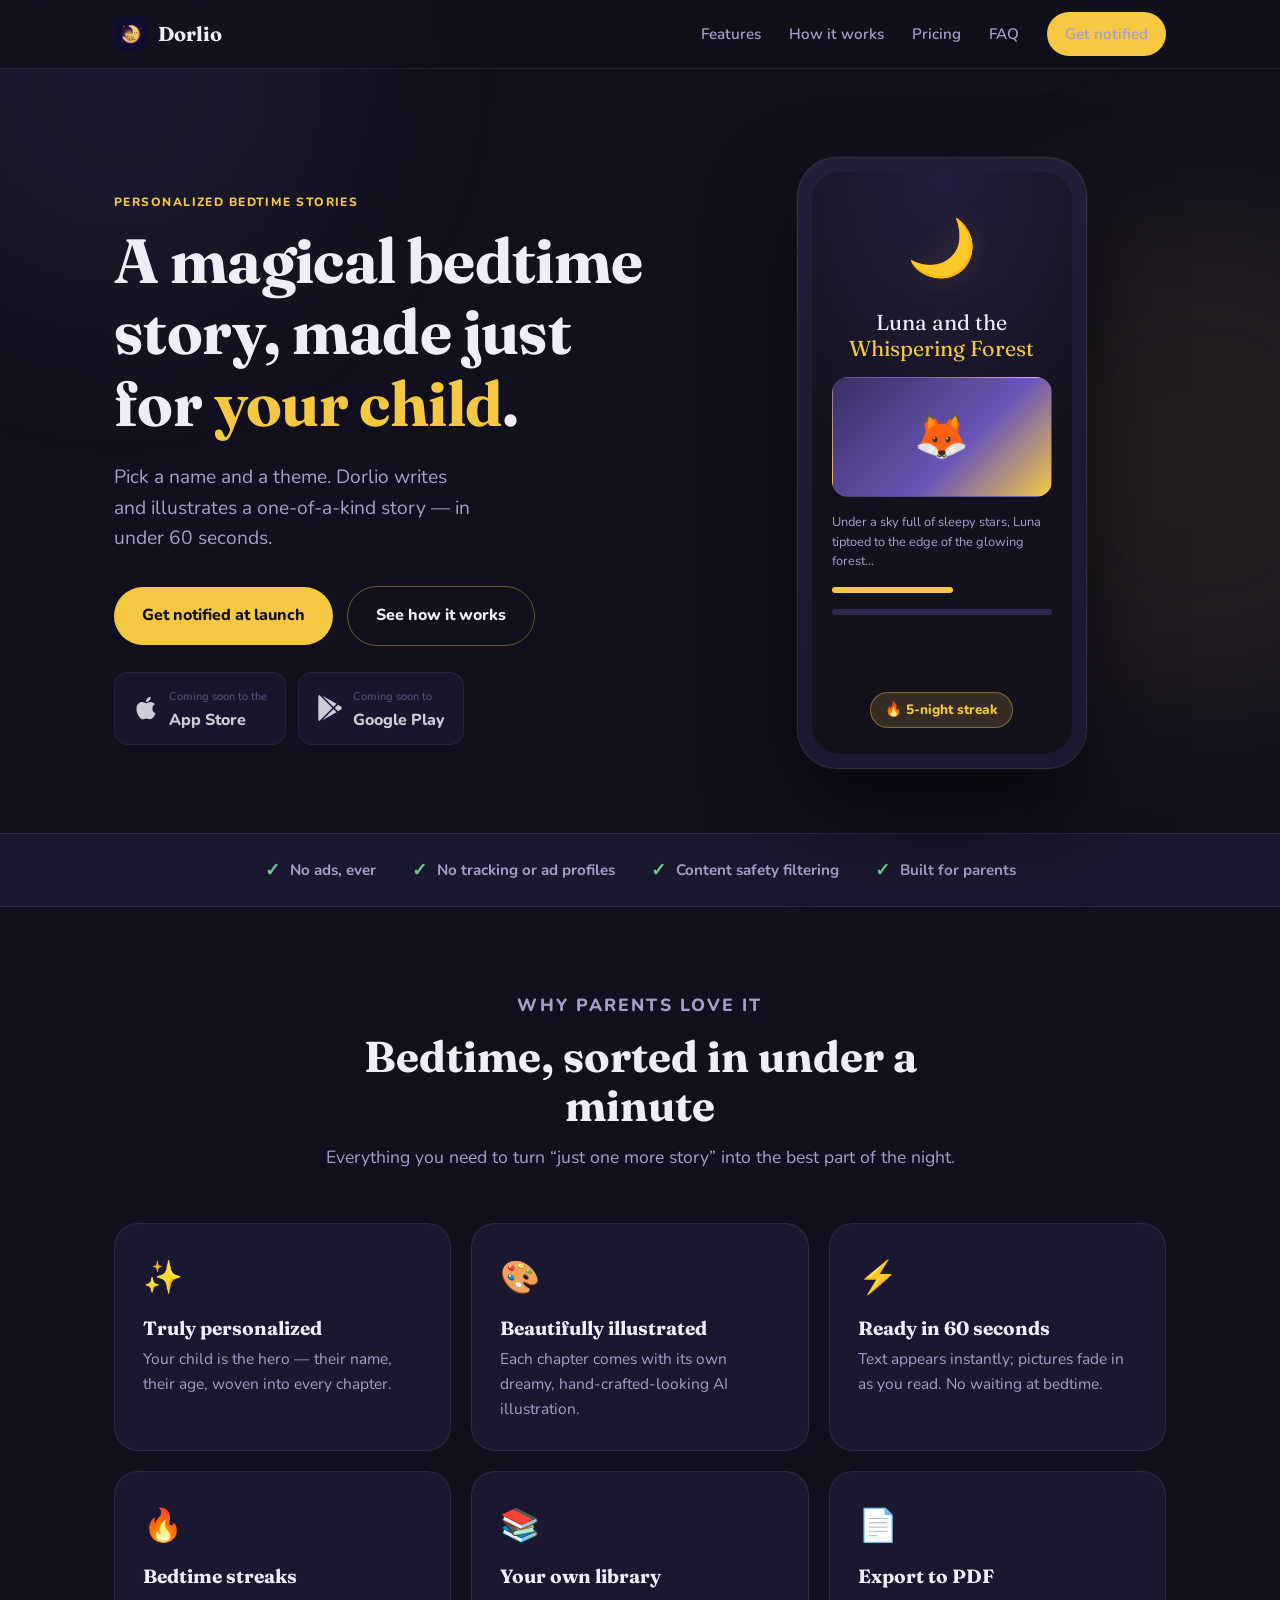
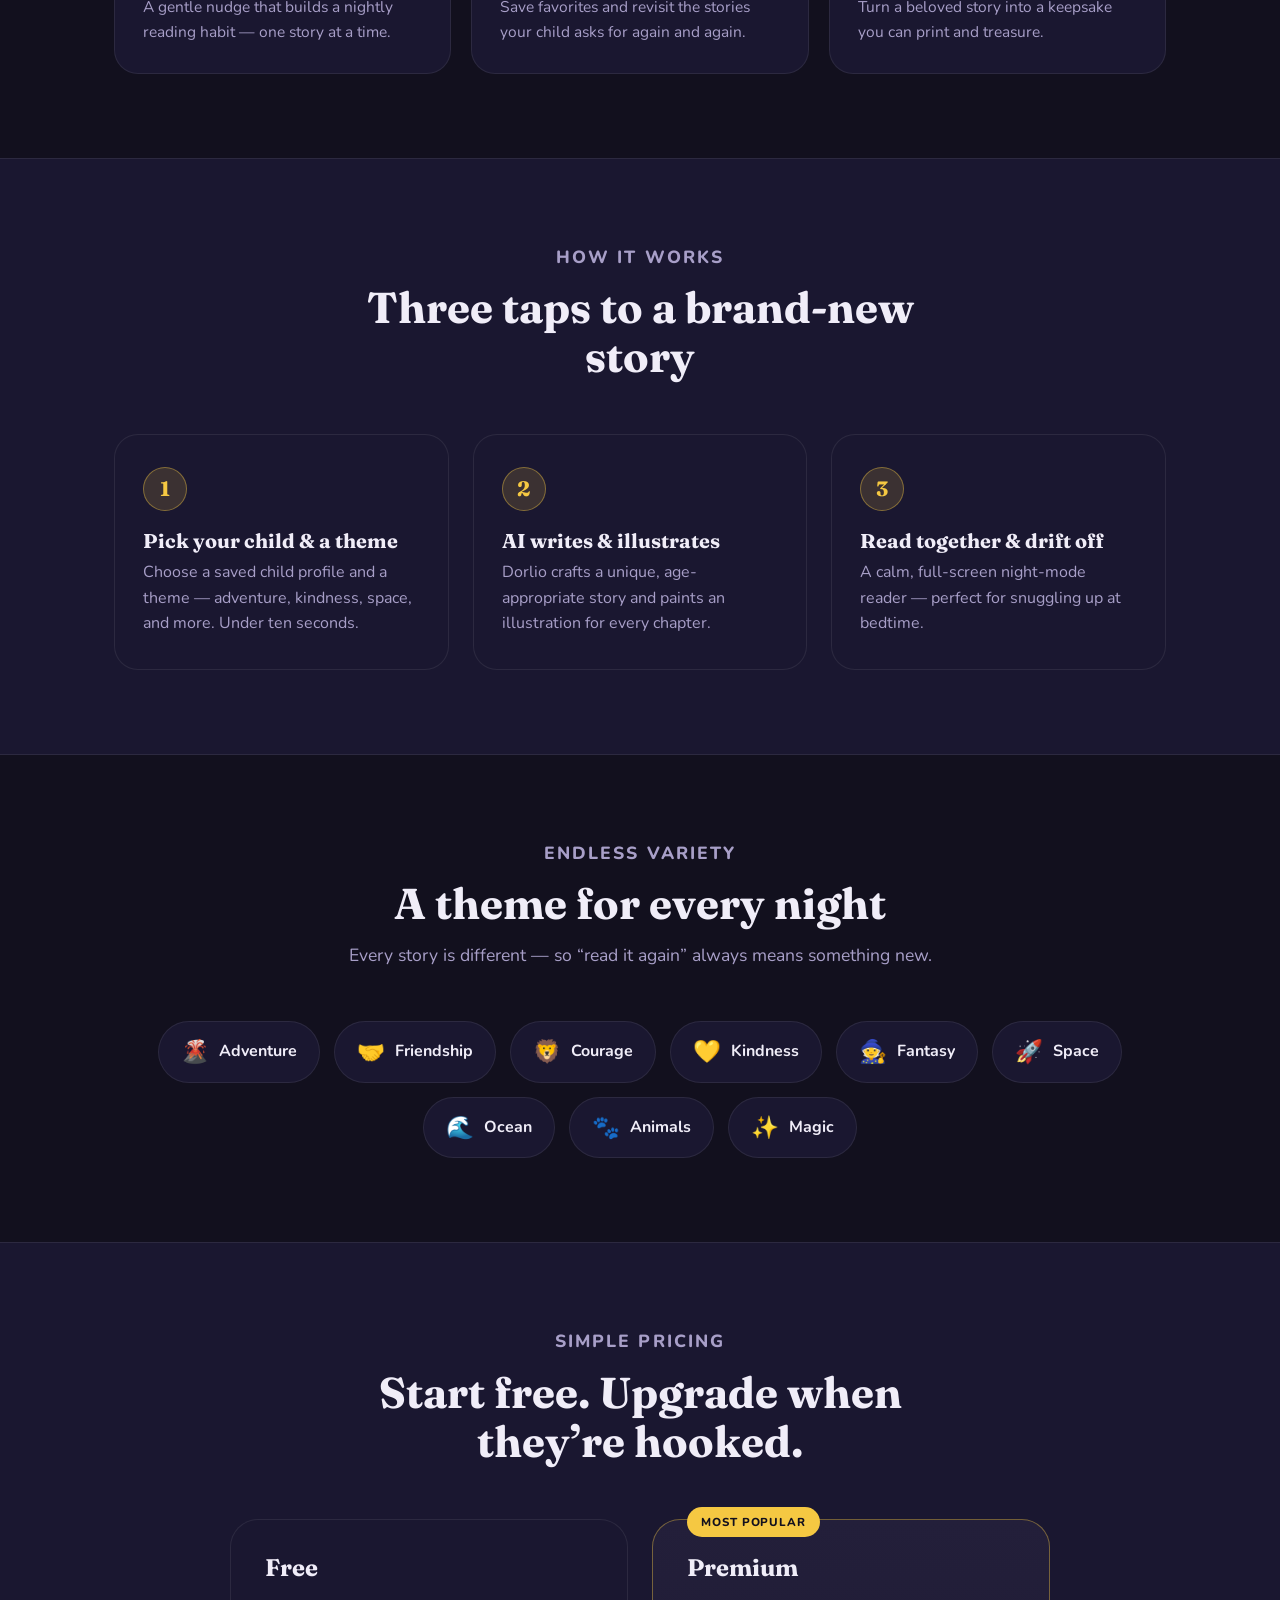
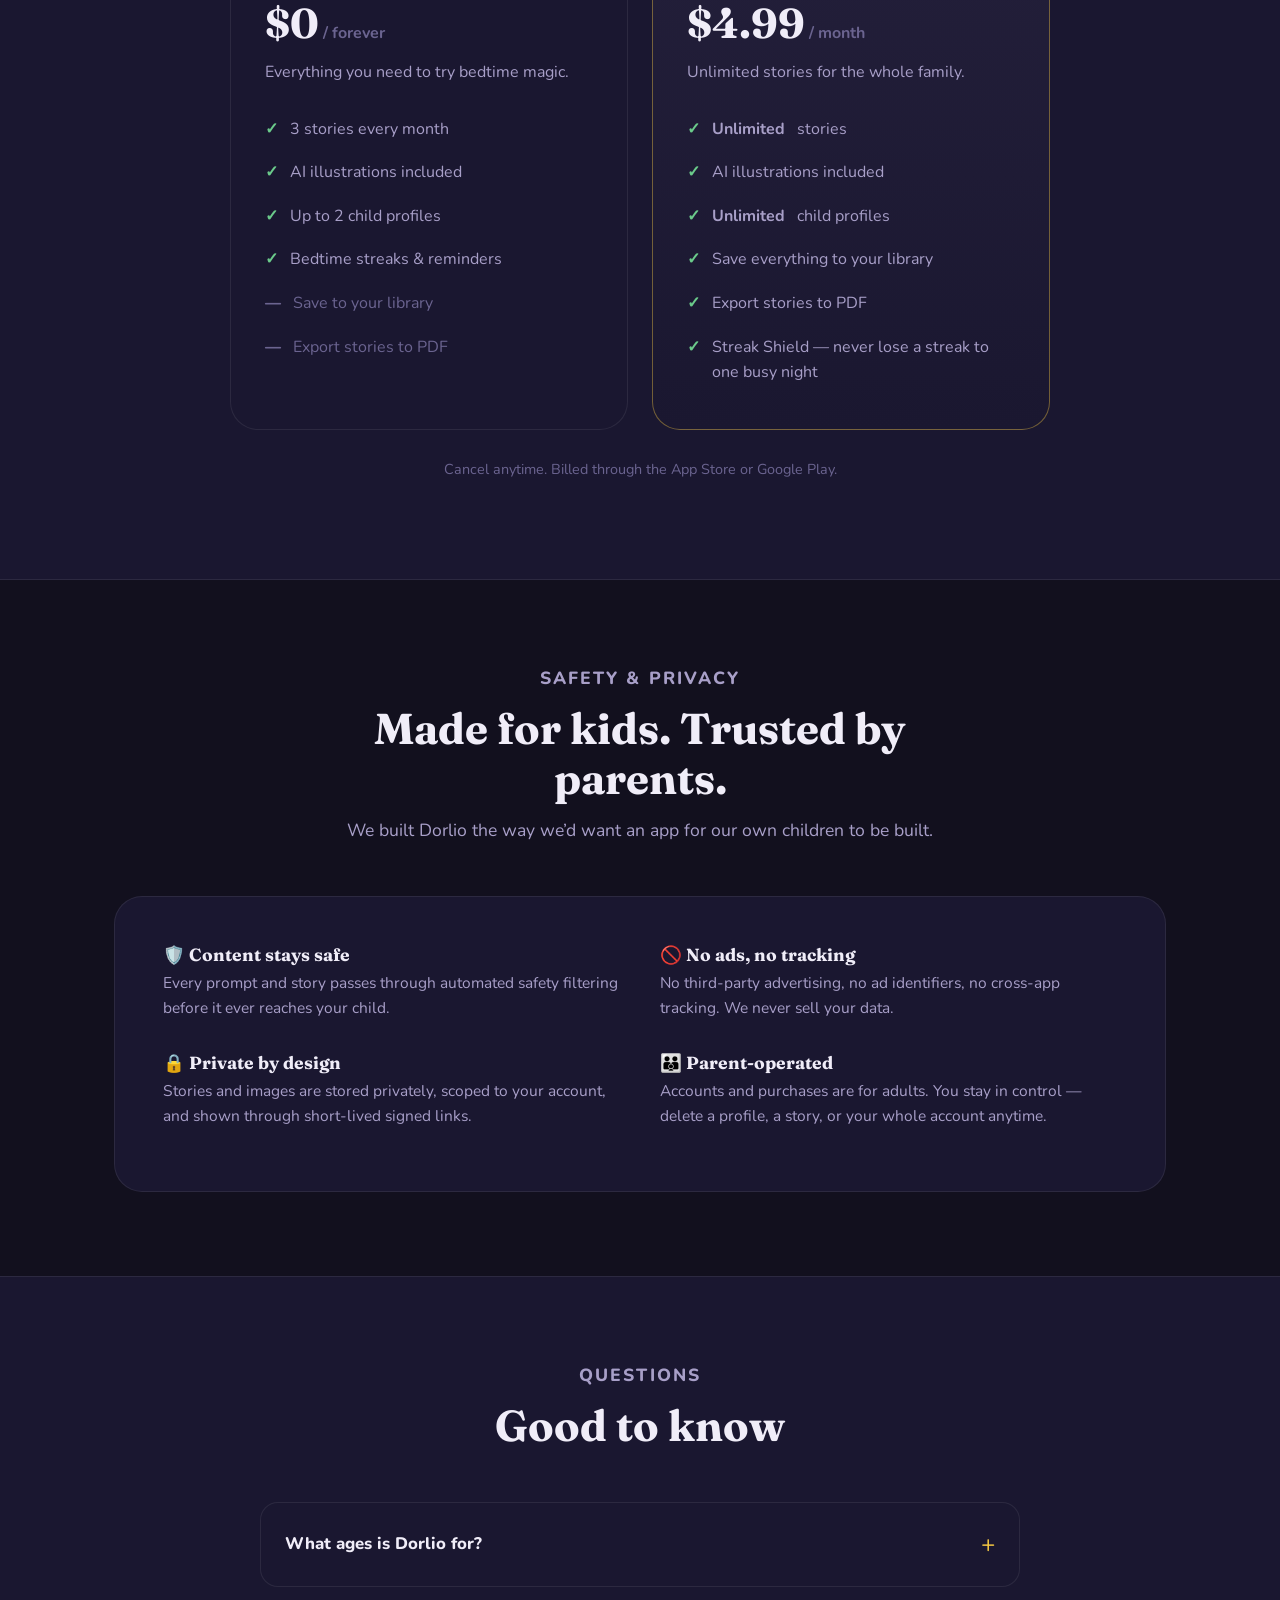
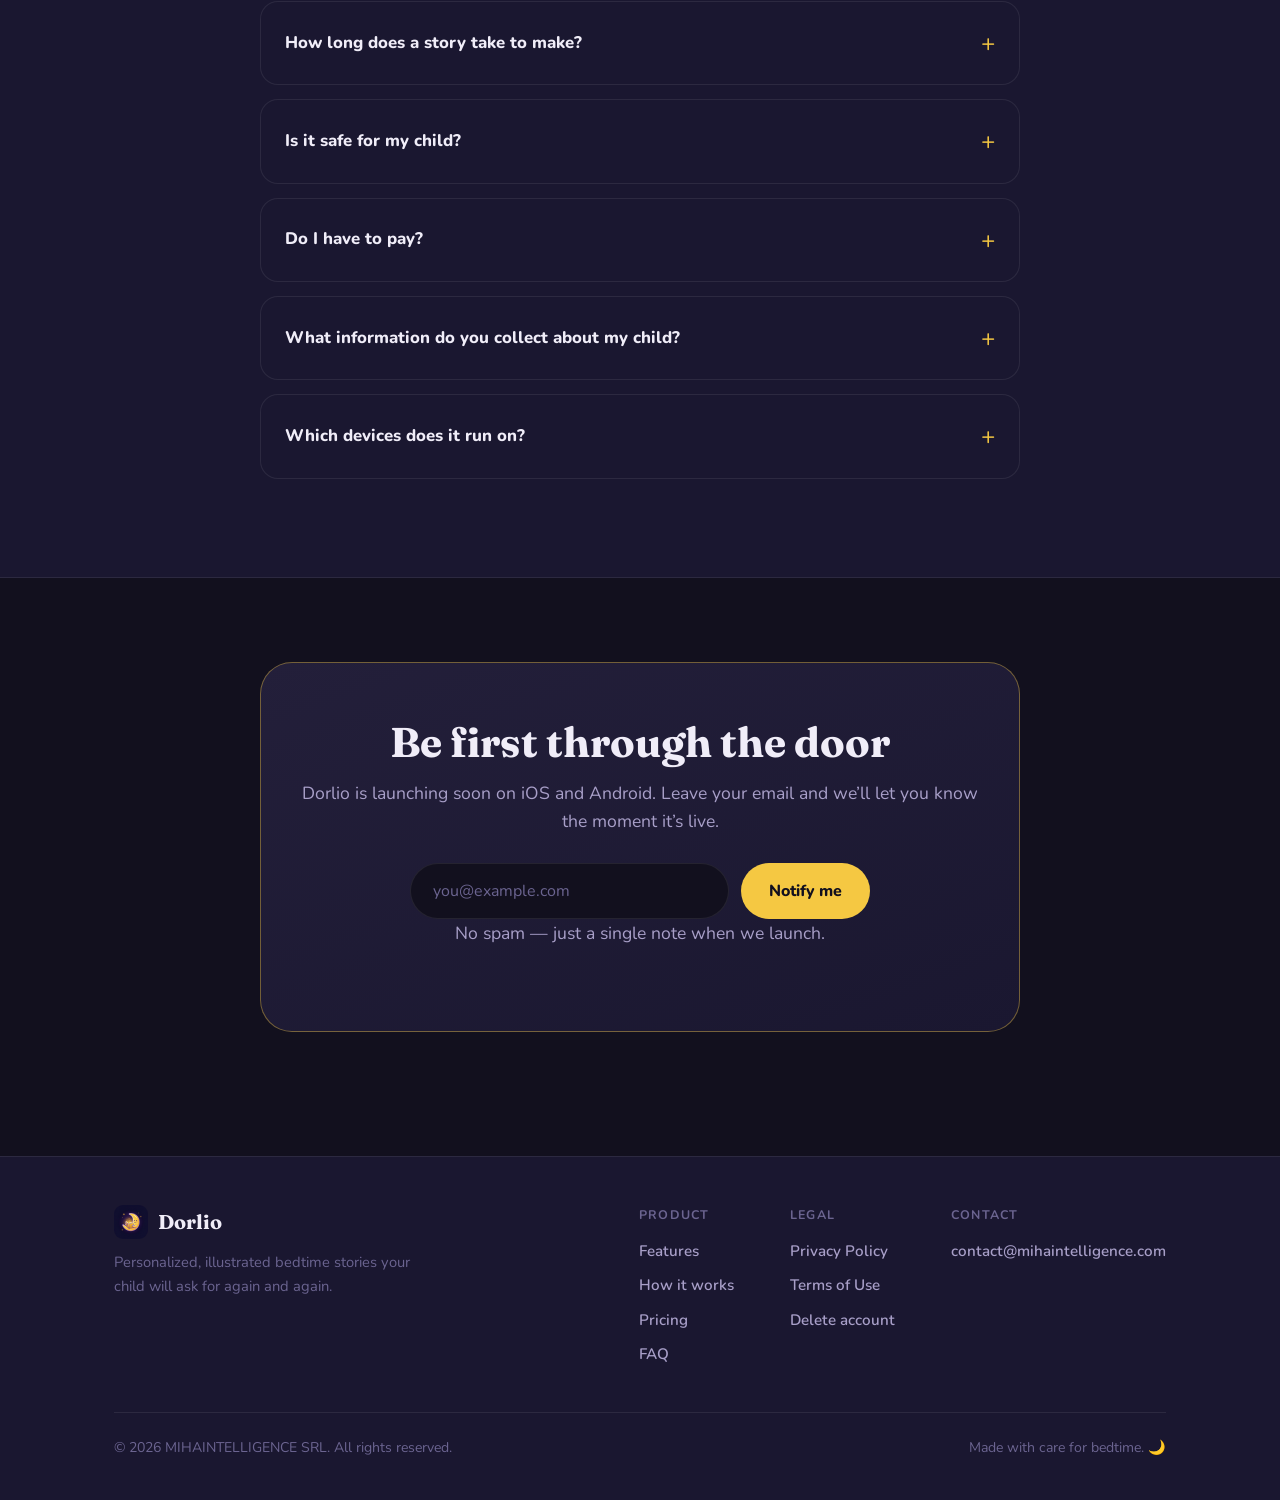
<file: index.html>
<!doctype html>
<html lang="en">
<head>
<meta charset="utf-8" />
<meta name="viewport" content="width=device-width, initial-scale=1" />
<title>Dorlio — A magical bedtime story, made just for your child</title>
<meta name="description" content="Dorlio creates a personalized, illustrated bedtime story for your child in under 60 seconds. Pick a name and a theme — AI writes and illustrates a one-of-a-kind tale. No ads, no tracking, built for parents." />
<link rel="canonical" href="https://dorlio.com/" />

<!-- Open Graph / social -->
<meta property="og:type" content="website" />
<meta property="og:site_name" content="Dorlio" />
<meta property="og:title" content="Dorlio — A magical bedtime story, made just for your child" />
<meta property="og:description" content="A personalized, illustrated bedtime story in under 60 seconds. No ads, no tracking, built for parents." />
<meta property="og:url" content="https://dorlio.com/" />
<meta property="og:image" content="https://dorlio.com/assets/icon.png" />
<meta name="twitter:card" content="summary_large_image" />
<meta name="twitter:title" content="Dorlio — A magical bedtime story, made just for your child" />
<meta name="twitter:description" content="A personalized, illustrated bedtime story in under 60 seconds. No ads, no tracking, built for parents." />
<meta name="twitter:image" content="https://dorlio.com/assets/icon.png" />
<meta name="theme-color" content="#12101E" />

<link rel="icon" type="image/png" sizes="64x64" href="/assets/favicon.png?v=2" />
<link rel="apple-touch-icon" href="/assets/apple-touch-icon.png" />

<link rel="preconnect" href="https://fonts.googleapis.com" />
<link rel="preconnect" href="https://fonts.gstatic.com" crossorigin />
<link href="https://fonts.googleapis.com/css2?family=Fraunces:opsz,wght@9..144,400;9..144,600;9..144,700&family=Nunito:wght@400;600;700;800&display=swap" rel="stylesheet" />

<style>
  :root {
    --bg:        #12101E;
    --bg-mid:    #1A1730;
    --bg-high:   #231F3A;
    --bg-glow:   #2D2850;
    --gold:      #F5C842;
    --gold-dim:  #C4A030;
    --gold-glow: rgba(245,200,66,0.15);
    --violet:    #9B7FE8;
    --violet-dim:#6B56B8;
    --violet-glow: rgba(155,127,232,0.15);
    --text:      #F0EDF8;
    --text-2:    #A89FC8;
    --text-dim:  #6B6490;
    --on-gold:   #12101E;
    --success:   #6BCB8B;
    --border:    rgba(255,255,255,0.08);
    --border-active: rgba(245,200,66,0.4);
    --display: "Fraunces", Georgia, serif;
    --ui: "Nunito", -apple-system, BlinkMacSystemFont, "Segoe UI", Roboto, sans-serif;
    --maxw: 1100px;
  }

  * { box-sizing: border-box; }
  html { scroll-behavior: smooth; }
  section[id] { scroll-margin-top: 84px; }
  body {
    margin: 0;
    font-family: var(--ui);
    color: var(--text);
    background: var(--bg);
    line-height: 1.6;
    -webkit-font-smoothing: antialiased;
    overflow-x: hidden;
  }
  a { color: var(--gold); text-decoration: none; }
  a:hover { text-decoration: underline; }
  img { max-width: 100%; display: block; }
  h1, h2, h3 { font-family: var(--display); font-weight: 700; line-height: 1.15; margin: 0; }

  .wrap { max-width: var(--maxw); margin: 0 auto; padding: 0 24px; }
  .eyebrow {
    font-family: var(--ui); font-weight: 800; text-transform: uppercase;
    letter-spacing: 0.12em; font-size: 0.75rem; color: var(--gold);
  }

  /* ---------- ambient background glows ---------- */
  .glow { position: fixed; border-radius: 9999px; filter: blur(90px); z-index: -1; pointer-events: none; opacity: 0.5; }
  .glow.g1 { width: 480px; height: 480px; background: var(--violet-glow); top: -160px; left: -120px; }
  .glow.g2 { width: 520px; height: 520px; background: var(--gold-glow); top: 200px; right: -180px; }

  /* ---------- nav ---------- */
  header.nav {
    position: sticky; top: 0; z-index: 50;
    backdrop-filter: blur(12px);
    background: rgba(18,16,30,0.72);
    border-bottom: 1px solid var(--border);
  }
  .nav-inner { display: flex; align-items: center; justify-content: space-between; height: 68px; }
  .brand { display: flex; align-items: center; gap: 10px; font-family: var(--display); font-weight: 700; font-size: 1.25rem; color: var(--text); }
  .brand:hover { text-decoration: none; }
  .brand img { width: 34px; height: 34px; border-radius: 9px; }
  .nav-links { display: flex; align-items: center; gap: 28px; }
  .nav-links a { color: var(--text-2); font-weight: 600; font-size: 0.95rem; }
  .nav-links a:hover { color: var(--text); text-decoration: none; }
  .nav-cta {
    background: var(--gold); color: var(--on-gold); padding: 10px 18px;
    border-radius: 9999px; font-weight: 800; font-size: 0.9rem;
  }
  .nav-cta:hover { background: var(--gold-dim); text-decoration: none; }
  @media (max-width: 720px) { .nav-links a:not(.nav-cta) { display: none; } }

  /* ---------- buttons ---------- */
  .btn {
    display: inline-flex; align-items: center; justify-content: center; gap: 10px;
    font-family: var(--ui); font-weight: 800; font-size: 1rem;
    padding: 16px 28px; border-radius: 9999px; cursor: pointer; border: none;
    transition: transform 0.12s ease, background 0.12s ease;
  }
  .btn:hover { text-decoration: none; transform: translateY(-2px); }
  .btn-gold { background: var(--gold); color: var(--on-gold); }
  .btn-gold:hover { background: var(--gold-dim); }
  .btn-ghost { background: transparent; color: var(--text); border: 1px solid var(--border-active); }
  .btn-ghost:hover { background: var(--gold-glow); }

  /* ---------- hero ---------- */
  .hero { padding: 88px 0 64px; }
  .hero-grid { display: grid; grid-template-columns: 1.1fr 0.9fr; gap: 56px; align-items: center; }
  .hero h1 { font-size: clamp(2.4rem, 5.2vw, 3.9rem); letter-spacing: -0.01em; }
  .hero h1 .accent { color: var(--gold); }
  .hero p.lede { font-size: 1.2rem; color: var(--text-2); margin: 22px 0 32px; max-width: 30ch; }
  .hero .cta-row { display: flex; flex-wrap: wrap; gap: 14px; align-items: center; }
  .badge-soon {
    display: inline-flex; align-items: center; gap: 8px;
    background: var(--bg-high); border: 1px solid var(--border);
    color: var(--text-2); font-weight: 700; font-size: 0.85rem;
    padding: 8px 14px; border-radius: 9999px;
  }
  .store-badges { display: flex; gap: 12px; margin-top: 26px; flex-wrap: wrap; }
  .store-badge {
    display: inline-flex; align-items: center; gap: 10px;
    background: var(--bg-mid); border: 1px solid var(--border);
    border-radius: 14px; padding: 10px 18px; color: var(--text); opacity: 0.85;
  }
  .store-badge .sb-sub { font-size: 0.7rem; color: var(--text-dim); line-height: 1; }
  .store-badge .sb-main { font-size: 1rem; font-weight: 800; line-height: 1.2; }
  .store-badge svg { width: 26px; height: 26px; fill: var(--text); }

  /* phone mockup */
  .phone-wrap { display: flex; justify-content: center; position: relative; }
  .phone {
    width: 290px; aspect-ratio: 9 / 19; border-radius: 40px;
    background: linear-gradient(170deg, var(--bg-high), var(--bg-mid));
    border: 1px solid var(--border); padding: 14px;
    box-shadow: 0 40px 90px rgba(0,0,0,0.55), 0 0 0 1px rgba(245,200,66,0.06);
    position: relative;
  }
  .phone-screen {
    width: 100%; height: 100%; border-radius: 28px; overflow: hidden;
    background: radial-gradient(120% 80% at 50% 0%, #241f3d 0%, #14111f 70%);
    display: flex; flex-direction: column; padding: 26px 20px; gap: 16px;
  }
  .phone .moon { font-size: 56px; text-align: center; margin-top: 6px; filter: drop-shadow(0 0 16px var(--gold-glow)); }
  .phone .ph-title { font-family: var(--display); font-size: 1.35rem; text-align: center; line-height: 1.2; }
  .phone .ph-title em { color: var(--gold); font-style: normal; }
  .phone .ph-illus {
    border-radius: 16px; height: 120px; border: 1px solid var(--border);
    background: linear-gradient(135deg, #3a2f63, #6b56b8 60%, #f5c842);
    display: flex; align-items: center; justify-content: center; font-size: 44px;
  }
  .phone .ph-text { font-size: 0.8rem; color: var(--text-2); line-height: 1.5; }
  .phone .ph-bar { height: 6px; border-radius: 9999px; background: var(--bg-glow); }
  .phone .ph-bar.full { background: var(--gold); width: 55%; }
  .phone .ph-streak {
    margin-top: auto; align-self: center; background: var(--gold-glow);
    border: 1px solid var(--border-active); color: var(--gold); font-weight: 800;
    padding: 6px 14px; border-radius: 9999px; font-size: 0.85rem;
  }

  @media (max-width: 860px) {
    .hero-grid { grid-template-columns: 1fr; gap: 40px; text-align: center; }
    .hero p.lede { margin-left: auto; margin-right: auto; }
    .hero .cta-row, .store-badges { justify-content: center; }
    .hero { padding: 56px 0 40px; }
  }

  /* ---------- trust strip ---------- */
  .trust { border-top: 1px solid var(--border); border-bottom: 1px solid var(--border); background: var(--bg-mid); }
  .trust-inner { display: flex; flex-wrap: wrap; justify-content: center; gap: 14px 36px; padding: 22px 24px; }
  .trust-item { display: flex; align-items: center; gap: 10px; color: var(--text-2); font-weight: 700; font-size: 0.95rem; }
  .trust-item span.ico { color: var(--success); font-size: 1.1rem; }

  /* ---------- sections ---------- */
  section.block { padding: 84px 0; }
  .section-head { text-align: center; max-width: 640px; margin: 0 auto 52px; }
  .section-head h2 { font-size: clamp(1.9rem, 4vw, 2.7rem); margin: 12px 0; }
  .section-head p { color: var(--text-2); font-size: 1.1rem; margin: 0; }

  /* features */
  .features { display: grid; grid-template-columns: repeat(3, 1fr); gap: 20px; }
  .card {
    background: var(--bg-mid); border: 1px solid var(--border); border-radius: 24px;
    padding: 28px; transition: transform 0.15s ease, border-color 0.15s ease;
  }
  .card:hover { transform: translateY(-4px); border-color: var(--border-active); }
  .card .f-ico { font-size: 2rem; margin-bottom: 14px; }
  .card h3 { font-size: 1.2rem; margin-bottom: 8px; }
  .card p { color: var(--text-2); font-size: 0.97rem; margin: 0; }
  @media (max-width: 860px) { .features { grid-template-columns: 1fr; } }

  /* how it works */
  .steps { display: grid; grid-template-columns: repeat(3, 1fr); gap: 24px; counter-reset: step; }
  .step { background: var(--bg-mid); border: 1px solid var(--border); border-radius: 24px; padding: 32px 28px; position: relative; }
  .step .num {
    width: 44px; height: 44px; border-radius: 9999px; background: var(--gold-glow);
    border: 1px solid var(--border-active); color: var(--gold);
    display: flex; align-items: center; justify-content: center;
    font-family: var(--display); font-weight: 700; font-size: 1.3rem; margin-bottom: 18px;
  }
  .step h3 { font-size: 1.25rem; margin-bottom: 8px; }
  .step p { color: var(--text-2); margin: 0; }
  @media (max-width: 860px) { .steps { grid-template-columns: 1fr; } }

  /* themes */
  .themes { display: flex; flex-wrap: wrap; justify-content: center; gap: 14px; }
  .theme-chip {
    display: flex; align-items: center; gap: 10px; background: var(--bg-mid);
    border: 1px solid var(--border); border-radius: 9999px; padding: 12px 22px;
    font-weight: 700; color: var(--text); font-size: 1rem;
  }
  .theme-chip .em { font-size: 1.4rem; }

  /* pricing */
  .pricing { display: grid; grid-template-columns: repeat(2, 1fr); gap: 24px; max-width: 820px; margin: 0 auto; }
  .plan { background: var(--bg-mid); border: 1px solid var(--border); border-radius: 28px; padding: 34px; }
  .plan.premium { border-color: var(--border-active); background: linear-gradient(180deg, var(--bg-high), var(--bg-mid)); position: relative; }
  .plan .tag {
    position: absolute; top: -13px; left: 34px; background: var(--gold); color: var(--on-gold);
    font-weight: 800; font-size: 0.72rem; letter-spacing: 0.08em; text-transform: uppercase;
    padding: 6px 14px; border-radius: 9999px;
  }
  .plan h3 { font-size: 1.5rem; }
  .plan .price { font-family: var(--display); font-size: 2.6rem; font-weight: 700; margin: 8px 0 4px; }
  .plan .price small { font-family: var(--ui); font-size: 1rem; font-weight: 700; color: var(--text-dim); }
  .plan ul { list-style: none; padding: 0; margin: 22px 0 0; }
  .plan li { padding: 9px 0; color: var(--text-2); display: flex; gap: 12px; align-items: flex-start; }
  .plan li::before { content: "✓"; color: var(--success); font-weight: 900; }
  .plan li.off { color: var(--text-dim); }
  .plan li.off::before { content: "—"; color: var(--text-dim); }
  @media (max-width: 720px) { .pricing { grid-template-columns: 1fr; } }

  /* safety */
  .safety { background: var(--bg-mid); border: 1px solid var(--border); border-radius: 28px; padding: 48px; display: grid; grid-template-columns: repeat(2, 1fr); gap: 18px 40px; }
  .safety .s-item h3 { font-size: 1.1rem; margin-bottom: 6px; display: flex; align-items: center; gap: 10px; }
  .safety .s-item p { color: var(--text-2); margin: 0 0 14px; font-size: 0.97rem; }
  @media (max-width: 720px) { .safety { grid-template-columns: 1fr; padding: 32px; } }

  /* faq */
  .faq { max-width: 760px; margin: 0 auto; }
  details {
    background: var(--bg-mid); border: 1px solid var(--border); border-radius: 18px;
    padding: 4px 24px; margin-bottom: 14px;
  }
  details[open] { border-color: var(--border-active); }
  summary {
    cursor: pointer; font-weight: 800; font-size: 1.05rem; padding: 18px 0;
    list-style: none; display: flex; justify-content: space-between; align-items: center;
  }
  summary::-webkit-details-marker { display: none; }
  summary::after { content: "+"; color: var(--gold); font-size: 1.5rem; font-weight: 400; }
  details[open] summary::after { content: "−"; }
  details p { color: var(--text-2); margin: 0 0 20px; }

  /* waitlist CTA */
  .cta-final { text-align: center; }
  .cta-card {
    background: linear-gradient(160deg, var(--bg-high), var(--bg-mid));
    border: 1px solid var(--border-active); border-radius: 32px; padding: 56px 32px;
    max-width: 760px; margin: 0 auto;
  }
  .cta-card h2 { font-size: clamp(1.9rem, 4vw, 2.6rem); margin-bottom: 12px; }
  .cta-card p { color: var(--text-2); font-size: 1.1rem; margin: 0 0 28px; }
  .waitlist { display: flex; gap: 12px; max-width: 460px; margin: 0 auto; flex-wrap: wrap; justify-content: center; }
  .waitlist input {
    flex: 1; min-width: 220px; background: var(--bg); border: 1px solid var(--border);
    border-radius: 9999px; padding: 16px 22px; color: var(--text); font-family: var(--ui);
    font-size: 1rem; outline: none;
  }
  .waitlist input:focus { border-color: var(--border-active); }
  .waitlist input::placeholder { color: var(--text-dim); }
  .hint { color: var(--text-dim); font-size: 0.85rem; margin-top: 16px; }

  /* footer */
  footer.site {
    border-top: 1px solid var(--border); background: var(--bg-mid);
    padding: 48px 0 40px; margin-top: 40px;
  }
  .foot-grid { display: flex; justify-content: space-between; flex-wrap: wrap; gap: 28px; }
  .foot-brand { max-width: 320px; }
  .foot-brand .brand { margin-bottom: 12px; }
  .foot-brand p { color: var(--text-dim); font-size: 0.92rem; margin: 0; }
  .foot-links { display: flex; gap: 56px; flex-wrap: wrap; }
  .foot-col h4 { font-family: var(--ui); font-size: 0.78rem; text-transform: uppercase; letter-spacing: 0.1em; color: var(--text-dim); margin: 0 0 14px; }
  .foot-col a { display: block; color: var(--text-2); font-weight: 600; margin-bottom: 10px; font-size: 0.95rem; }
  .foot-col a:hover { color: var(--text); text-decoration: none; }
  .foot-bottom { border-top: 1px solid var(--border); margin-top: 36px; padding-top: 24px; color: var(--text-dim); font-size: 0.88rem; display: flex; justify-content: space-between; flex-wrap: wrap; gap: 12px; }
</style>
</head>
<body>

<div class="glow g1"></div>
<div class="glow g2"></div>

<!-- ============ NAV ============ -->
<header class="nav">
  <div class="wrap nav-inner">
    <a class="brand" href="/">
      <img src="./assets/icon.png" alt="Dorlio logo" />
      Dorlio
    </a>
    <nav class="nav-links">
      <a href="#features">Features</a>
      <a href="#how">How it works</a>
      <a href="#pricing">Pricing</a>
      <a href="#faq">FAQ</a>
      <a class="nav-cta" href="#waitlist">Get notified</a>
    </nav>
  </div>
</header>

<!-- ============ HERO ============ -->
<section class="hero">
  <div class="wrap hero-grid">
    <div>
      <p class="eyebrow">Personalized bedtime stories</p>
      <h1>A magical bedtime story, made just for <span class="accent">your child</span>.</h1>
      <p class="lede">Pick a name and a theme. Dorlio writes and illustrates a one-of-a-kind story — in under 60 seconds.</p>
      <div class="cta-row">
        <a class="btn btn-gold" href="#waitlist">Get notified at launch</a>
        <a class="btn btn-ghost" href="#how">See how it works</a>
      </div>
      <div class="store-badges">
        <div class="store-badge">
          <svg viewBox="0 0 384 512" aria-hidden="true"><path d="M318.7 268.7c-.2-36.7 16.4-64.4 50-84.8-18.8-26.9-47.2-41.7-84.7-44.6-35.5-2.8-74.3 20.7-88.5 20.7-15 0-49.4-19.7-76.4-19.7C63.3 141.2 4 184.8 4 273.5q0 39.3 14.4 81.2c12.8 36.7 59 126.7 107.2 125.2 25.2-.6 43-17.9 75.8-17.9 31.8 0 48.3 17.9 76.4 17.9 48.6-.7 90.4-82.5 102.6-119.3-65.2-30.7-61.7-90-61.7-91.9zm-56.6-164.2c27.3-32.4 24.8-61.9 24-72.5-24.1 1.4-52 16.4-67.9 34.9-17.5 19.8-27.8 44.3-25.6 71.9 26.1 2 49.9-11.4 69.5-34.3z"/></svg>
          <span><span class="sb-sub">Coming soon to the</span><br /><span class="sb-main">App Store</span></span>
        </div>
        <div class="store-badge">
          <svg viewBox="0 0 512 512" aria-hidden="true"><path d="M325.3 234.3 104.6 13l280.8 161.2-60.1 60.1zM47 0C34 6.8 25.3 19.2 25.3 35.3v441.3c0 16.1 8.7 28.5 21.7 35.3l256.6-256L47 0zm425.2 225.6-58.9-34.1-65.7 64.5 65.7 64.5 60.1-34.1c18-14.3 18-46.5-1.2-60.8zM104.6 499l280.8-161.2-60.1-60.1L104.6 499z"/></svg>
          <span><span class="sb-sub">Coming soon to</span><br /><span class="sb-main">Google Play</span></span>
        </div>
      </div>
    </div>

    <div class="phone-wrap">
      <div class="phone">
        <div class="phone-screen">
          <div class="moon">🌙</div>
          <div class="ph-title">Luna and the <em>Whispering Forest</em></div>
          <div class="ph-illus">🦊</div>
          <div class="ph-text">Under a sky full of sleepy stars, Luna tiptoed to the edge of the glowing forest…</div>
          <div class="ph-bar full"></div>
          <div class="ph-bar"></div>
          <div class="ph-streak">🔥 5-night streak</div>
        </div>
      </div>
    </div>
  </div>
</section>

<!-- ============ TRUST STRIP ============ -->
<div class="trust">
  <div class="wrap trust-inner">
    <div class="trust-item"><span class="ico">✓</span> No ads, ever</div>
    <div class="trust-item"><span class="ico">✓</span> No tracking or ad profiles</div>
    <div class="trust-item"><span class="ico">✓</span> Content safety filtering</div>
    <div class="trust-item"><span class="ico">✓</span> Built for parents</div>
  </div>
</div>

<!-- ============ FEATURES ============ -->
<section class="block" id="features">
  <div class="wrap">
    <div class="section-head">
      <p class="eyebrow">Why parents love it</p>
      <h2>Bedtime, sorted in under a minute</h2>
      <p>Everything you need to turn “just one more story” into the best part of the night.</p>
    </div>
    <div class="features">
      <div class="card">
        <div class="f-ico">✨</div>
        <h3>Truly personalized</h3>
        <p>Your child is the hero — their name, their age, woven into every chapter.</p>
      </div>
      <div class="card">
        <div class="f-ico">🎨</div>
        <h3>Beautifully illustrated</h3>
        <p>Each chapter comes with its own dreamy, hand-crafted-looking AI illustration.</p>
      </div>
      <div class="card">
        <div class="f-ico">⚡</div>
        <h3>Ready in 60 seconds</h3>
        <p>Text appears instantly; pictures fade in as you read. No waiting at bedtime.</p>
      </div>
      <div class="card">
        <div class="f-ico">🔥</div>
        <h3>Bedtime streaks</h3>
        <p>A gentle nudge that builds a nightly reading habit — one story at a time.</p>
      </div>
      <div class="card">
        <div class="f-ico">📚</div>
        <h3>Your own library</h3>
        <p>Save favorites and revisit the stories your child asks for again and again.</p>
      </div>
      <div class="card">
        <div class="f-ico">📄</div>
        <h3>Export to PDF</h3>
        <p>Turn a beloved story into a keepsake you can print and treasure.</p>
      </div>
    </div>
  </div>
</section>

<!-- ============ HOW IT WORKS ============ -->
<section class="block" id="how" style="background: var(--bg-mid); border-top: 1px solid var(--border); border-bottom: 1px solid var(--border);">
  <div class="wrap">
    <div class="section-head">
      <p class="eyebrow">How it works</p>
      <h2>Three taps to a brand-new story</h2>
    </div>
    <div class="steps">
      <div class="step">
        <div class="num">1</div>
        <h3>Pick your child &amp; a theme</h3>
        <p>Choose a saved child profile and a theme — adventure, kindness, space, and more. Under ten seconds.</p>
      </div>
      <div class="step">
        <div class="num">2</div>
        <h3>AI writes &amp; illustrates</h3>
        <p>Dorlio crafts a unique, age-appropriate story and paints an illustration for every chapter.</p>
      </div>
      <div class="step">
        <div class="num">3</div>
        <h3>Read together &amp; drift off</h3>
        <p>A calm, full-screen night-mode reader — perfect for snuggling up at bedtime.</p>
      </div>
    </div>
  </div>
</section>

<!-- ============ THEMES ============ -->
<section class="block">
  <div class="wrap">
    <div class="section-head">
      <p class="eyebrow">Endless variety</p>
      <h2>A theme for every night</h2>
      <p>Every story is different — so “read it again” always means something new.</p>
    </div>
    <div class="themes">
      <div class="theme-chip"><span class="em">🌋</span> Adventure</div>
      <div class="theme-chip"><span class="em">🤝</span> Friendship</div>
      <div class="theme-chip"><span class="em">🦁</span> Courage</div>
      <div class="theme-chip"><span class="em">💛</span> Kindness</div>
      <div class="theme-chip"><span class="em">🧙</span> Fantasy</div>
      <div class="theme-chip"><span class="em">🚀</span> Space</div>
      <div class="theme-chip"><span class="em">🌊</span> Ocean</div>
      <div class="theme-chip"><span class="em">🐾</span> Animals</div>
      <div class="theme-chip"><span class="em">✨</span> Magic</div>
    </div>
  </div>
</section>

<!-- ============ PRICING ============ -->
<section class="block" id="pricing" style="background: var(--bg-mid); border-top: 1px solid var(--border); border-bottom: 1px solid var(--border);">
  <div class="wrap">
    <div class="section-head">
      <p class="eyebrow">Simple pricing</p>
      <h2>Start free. Upgrade when they’re hooked.</h2>
    </div>
    <div class="pricing">
      <div class="plan">
        <h3>Free</h3>
        <div class="price">$0<small> / forever</small></div>
        <p style="color: var(--text-2); margin: 0;">Everything you need to try bedtime magic.</p>
        <ul>
          <li>3 stories every month</li>
          <li>AI illustrations included</li>
          <li>Up to 2 child profiles</li>
          <li>Bedtime streaks &amp; reminders</li>
          <li class="off">Save to your library</li>
          <li class="off">Export stories to PDF</li>
        </ul>
      </div>
      <div class="plan premium">
        <span class="tag">Most popular</span>
        <h3>Premium</h3>
        <div class="price">$4.99<small> / month</small></div>
        <p style="color: var(--text-2); margin: 0;">Unlimited stories for the whole family.</p>
        <ul>
          <li><strong>Unlimited</strong> stories</li>
          <li>AI illustrations included</li>
          <li><strong>Unlimited</strong> child profiles</li>
          <li>Save everything to your library</li>
          <li>Export stories to PDF</li>
          <li>Streak Shield — never lose a streak to one busy night</li>
        </ul>
      </div>
    </div>
    <p style="text-align:center; color: var(--text-dim); font-size: 0.9rem; margin-top: 28px;">
      Cancel anytime. Billed through the App Store or Google Play.
    </p>
  </div>
</section>

<!-- ============ SAFETY ============ -->
<section class="block" id="safety">
  <div class="wrap">
    <div class="section-head">
      <p class="eyebrow">Safety &amp; privacy</p>
      <h2>Made for kids. Trusted by parents.</h2>
      <p>We built Dorlio the way we’d want an app for our own children to be built.</p>
    </div>
    <div class="safety">
      <div class="s-item">
        <h3>🛡️ Content stays safe</h3>
        <p>Every prompt and story passes through automated safety filtering before it ever reaches your child.</p>
      </div>
      <div class="s-item">
        <h3>🚫 No ads, no tracking</h3>
        <p>No third-party advertising, no ad identifiers, no cross-app tracking. We never sell your data.</p>
      </div>
      <div class="s-item">
        <h3>🔒 Private by design</h3>
        <p>Stories and images are stored privately, scoped to your account, and shown through short-lived signed links.</p>
      </div>
      <div class="s-item">
        <h3>👪 Parent-operated</h3>
        <p>Accounts and purchases are for adults. You stay in control — delete a profile, a story, or your whole account anytime.</p>
      </div>
    </div>
  </div>
</section>

<!-- ============ FAQ ============ -->
<section class="block" id="faq" style="background: var(--bg-mid); border-top: 1px solid var(--border); border-bottom: 1px solid var(--border);">
  <div class="wrap">
    <div class="section-head">
      <p class="eyebrow">Questions</p>
      <h2>Good to know</h2>
    </div>
    <div class="faq">
      <details>
        <summary>What ages is Dorlio for?</summary>
        <p>Dorlio is designed for children roughly aged 2–10. You set each child’s age, and stories are written with age-appropriate vocabulary and length.</p>
      </details>
      <details>
        <summary>How long does a story take to make?</summary>
        <p>Under 60 seconds. The story text appears almost instantly, and the illustrations fade in chapter by chapter as you start reading.</p>
      </details>
      <details>
        <summary>Is it safe for my child?</summary>
        <p>Yes. Every input and generated story is screened by automated content safety filtering, and you can always review a story before reading it aloud. There are no ads and no tracking.</p>
      </details>
      <details>
        <summary>Do I have to pay?</summary>
        <p>No. The free plan includes 3 fully-illustrated stories every month. Premium ($4.99/month) unlocks unlimited stories, your saved library, PDF export, and unlimited child profiles.</p>
      </details>
      <details>
        <summary>What information do you collect about my child?</summary>
        <p>Only what you enter to personalize a story — a first name, an age, and a chosen avatar emoji. We don’t collect a child’s contact information, location, photos, or anything else. Read the full <a href="/privacy">Privacy Policy</a>.</p>
      </details>
      <details>
        <summary>Which devices does it run on?</summary>
        <p>Dorlio is a mobile app for iPhone, iPad, and Android. The iPad “read together” layout is a favorite for bedtime.</p>
      </details>
    </div>
  </div>
</section>

<!-- ============ WAITLIST CTA ============ -->
<section class="block cta-final" id="waitlist">
  <div class="wrap">
    <div class="cta-card">
      <h2>Be first through the door</h2>
      <p>Dorlio is launching soon on iOS and Android. Leave your email and we’ll let you know the moment it’s live.</p>
      <form class="waitlist" action="mailto:contact@mihaintelligence.com" method="post" enctype="text/plain" onsubmit="return dorlioNotify(event)">
        <input type="email" name="email" placeholder="you@example.com" aria-label="Your email address" required />
        <button class="btn btn-gold" type="submit">Notify me</button>
      </form>
      <p class="hint">No spam — just a single note when we launch.</p>
    </div>
  </div>
</section>

<!-- ============ FOOTER ============ -->
<footer class="site">
  <div class="wrap">
    <div class="foot-grid">
      <div class="foot-brand">
        <a class="brand" href="/"><img src="./assets/icon.png" alt="Dorlio logo" /> Dorlio</a>
        <p>Personalized, illustrated bedtime stories your child will ask for again and again.</p>
      </div>
      <div class="foot-links">
        <div class="foot-col">
          <h4>Product</h4>
          <a href="#features">Features</a>
          <a href="#how">How it works</a>
          <a href="#pricing">Pricing</a>
          <a href="#faq">FAQ</a>
        </div>
        <div class="foot-col">
          <h4>Legal</h4>
          <a href="/privacy">Privacy Policy</a>
          <a href="/terms">Terms of Use</a>
          <a href="/delete-account">Delete account</a>
        </div>
        <div class="foot-col">
          <h4>Contact</h4>
          <a href="mailto:contact@mihaintelligence.com">contact@mihaintelligence.com</a>
        </div>
      </div>
    </div>
    <div class="foot-bottom">
      <div>© <span id="year">2026</span> MIHAINTELLIGENCE SRL. All rights reserved.</div>
      <div>Made with care for bedtime. 🌙</div>
    </div>
  </div>
</footer>

<script>
  document.getElementById('year').textContent = new Date().getFullYear();

  // In-page nav: smooth-scroll to the section WITHOUT leaving a #hash in the URL.
  document.querySelectorAll('a[href^="#"]').forEach(function (a) {
    a.addEventListener('click', function (e) {
      var el = document.getElementById(a.getAttribute('href').slice(1));
      if (!el) return;
      e.preventDefault();
      el.scrollIntoView({ behavior: 'smooth' });
      history.replaceState(null, '', location.pathname + location.search);
    });
  });

  // Arriving from another page (e.g. /privacy -> /#features): scroll, then clean the URL.
  window.addEventListener('load', function () {
    if (!location.hash) return;
    var el = document.getElementById(location.hash.slice(1));
    if (!el) return;
    el.scrollIntoView();
    history.replaceState(null, '', location.pathname + location.search);
  });

  // Open a pre-filled email to join the waitlist (no backend required at launch).
  function dorlioNotify(e) {
    e.preventDefault();
    var input = e.target.querySelector('input[name="email"]');
    var email = (input && input.value ? input.value : '').trim();
    var subject = encodeURIComponent('Dorlio waitlist');
    var body = encodeURIComponent('Please notify me when Dorlio launches. My email: ' + email);
    window.location.href = 'mailto:contact@mihaintelligence.com?subject=' + subject + '&body=' + body;
    return false;
  }
</script>

</body>
</html>
</file>
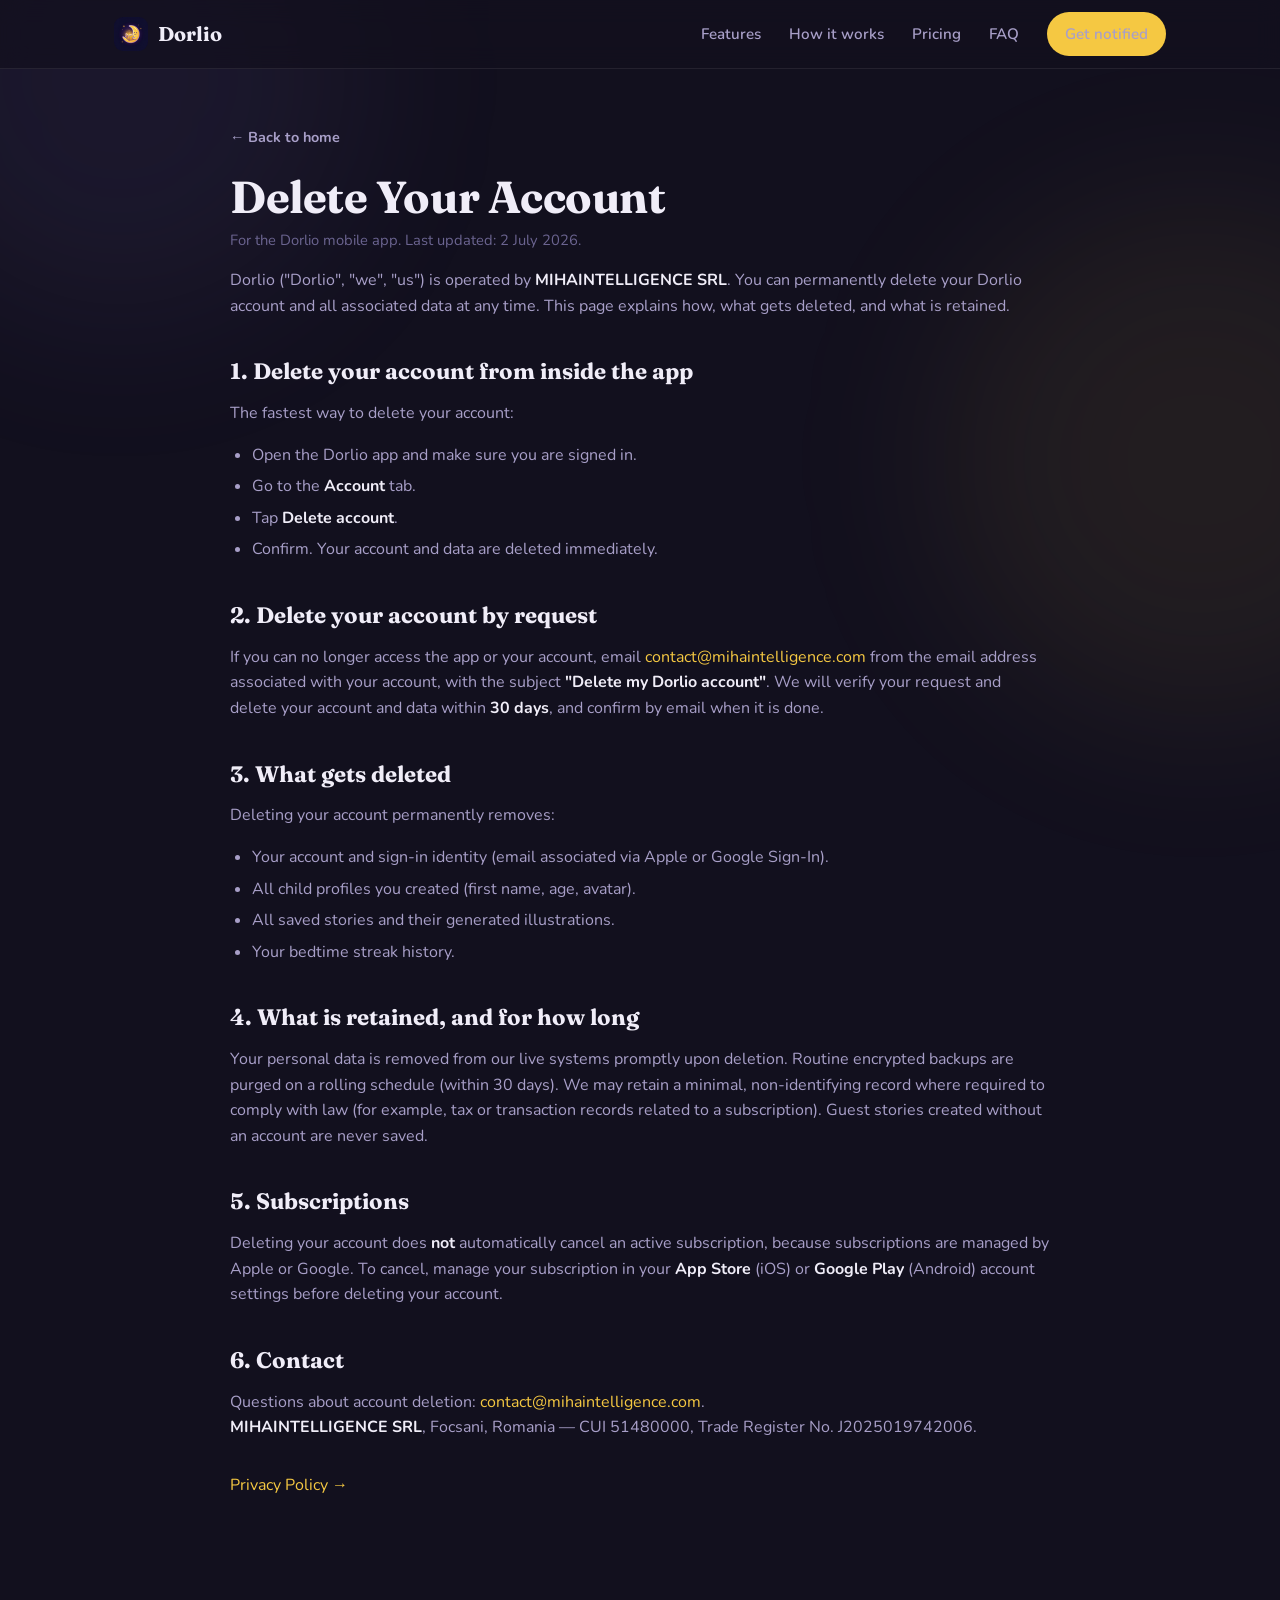
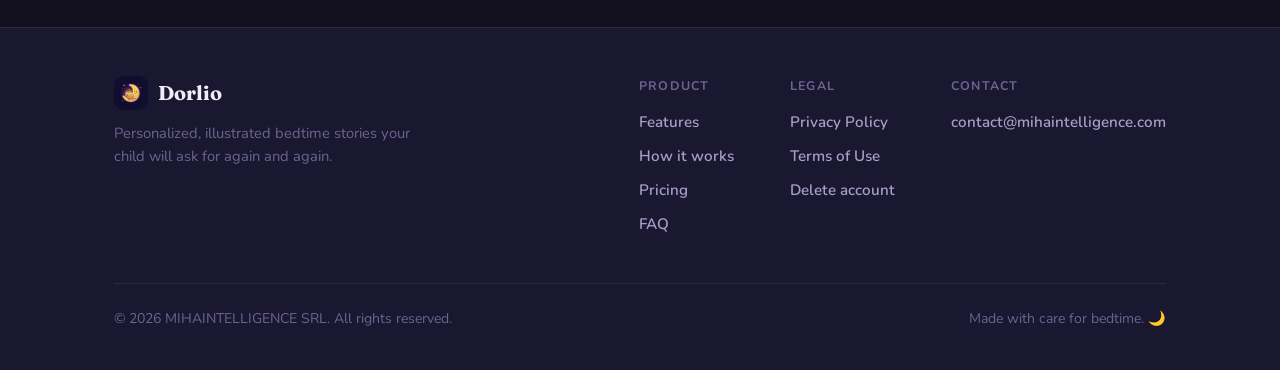
<file: delete-account/index.html>
<!doctype html>
<html lang="en">
<head>
<meta charset="utf-8" />
<meta name="viewport" content="width=device-width, initial-scale=1" />
<title>Delete Your Account — Dorlio</title>
<meta name="description" content="How to delete your Dorlio account and all associated data, from inside the app or by request." />
<link rel="canonical" href="https://dorlio.com/delete-account" />
<meta name="theme-color" content="#12101E" />
<link rel="icon" type="image/png" sizes="64x64" href="/assets/favicon.png?v=2" />
<link rel="apple-touch-icon" href="/assets/apple-touch-icon.png" />
<link rel="preconnect" href="https://fonts.googleapis.com" />
<link rel="preconnect" href="https://fonts.gstatic.com" crossorigin />
<link href="https://fonts.googleapis.com/css2?family=Fraunces:opsz,wght@9..144,400;9..144,600;9..144,700&family=Nunito:wght@400;600;700;800&display=swap" rel="stylesheet" />
<link rel="stylesheet" href="/style.css" />
</head>
<body>

<div class="glow g1"></div>
<div class="glow g2"></div>

<!-- ============ NAV ============ -->
<header class="nav">
  <div class="wrap nav-inner">
    <a class="brand" href="/">
      <img src="/assets/icon.png" alt="Dorlio logo" />
      Dorlio
    </a>
    <nav class="nav-links">
      <a href="/#features">Features</a>
      <a href="/#how">How it works</a>
      <a href="/#pricing">Pricing</a>
      <a href="/#faq">FAQ</a>
      <a class="nav-cta" href="/#waitlist">Get notified</a>
    </nav>
  </div>
</header>

<!-- ============ CONTENT ============ -->
<main class="legal">
  <div class="wrap">
    <article class="article">
      <a class="back" href="/">← Back to home</a>

      <h1>Delete Your Account</h1>
      <p class="muted">For the Dorlio mobile app. Last updated: 2 July 2026.</p>

      <p>
        Dorlio ("Dorlio", "we", "us") is operated by <strong>MIHAINTELLIGENCE SRL</strong>. You can
        permanently delete your Dorlio account and all associated data at any time. This page explains how,
        what gets deleted, and what is retained.
      </p>

      <h2>1. Delete your account from inside the app</h2>
      <p>The fastest way to delete your account:</p>
      <ul>
        <li>Open the Dorlio app and make sure you are signed in.</li>
        <li>Go to the <strong>Account</strong> tab.</li>
        <li>Tap <strong>Delete account</strong>.</li>
        <li>Confirm. Your account and data are deleted immediately.</li>
      </ul>

      <h2>2. Delete your account by request</h2>
      <p>
        If you can no longer access the app or your account, email
        <a href="mailto:contact@mihaintelligence.com?subject=Delete%20my%20Dorlio%20account">contact@mihaintelligence.com</a>
        from the email address associated with your account, with the subject
        <strong>"Delete my Dorlio account"</strong>. We will verify your request and delete your account and
        data within <strong>30 days</strong>, and confirm by email when it is done.
      </p>

      <h2>3. What gets deleted</h2>
      <p>Deleting your account permanently removes:</p>
      <ul>
        <li>Your account and sign-in identity (email associated via Apple or Google Sign-In).</li>
        <li>All child profiles you created (first name, age, avatar).</li>
        <li>All saved stories and their generated illustrations.</li>
        <li>Your bedtime streak history.</li>
      </ul>

      <h2>4. What is retained, and for how long</h2>
      <p>
        Your personal data is removed from our live systems promptly upon deletion. Routine encrypted
        backups are purged on a rolling schedule (within 30 days). We may retain a minimal, non-identifying
        record where required to comply with law (for example, tax or transaction records related to a
        subscription). Guest stories created without an account are never saved.
      </p>

      <h2>5. Subscriptions</h2>
      <p>
        Deleting your account does <strong>not</strong> automatically cancel an active subscription, because
        subscriptions are managed by Apple or Google. To cancel, manage your subscription in your
        <strong>App Store</strong> (iOS) or <strong>Google Play</strong> (Android) account settings before
        deleting your account.
      </p>

      <h2>6. Contact</h2>
      <p>
        Questions about account deletion:
        <a href="mailto:contact@mihaintelligence.com">contact@mihaintelligence.com</a>.<br />
        <strong>MIHAINTELLIGENCE SRL</strong>, Focsani, Romania — CUI 51480000, Trade Register No. J2025019742006.
      </p>

      <p style="margin-top:32px;"><a href="/privacy">Privacy Policy →</a></p>
    </article>
  </div>
</main>

<!-- ============ FOOTER ============ -->
<footer class="site">
  <div class="wrap">
    <div class="foot-grid">
      <div class="foot-brand">
        <a class="brand" href="/"><img src="/assets/icon.png" alt="Dorlio logo" /> Dorlio</a>
        <p>Personalized, illustrated bedtime stories your child will ask for again and again.</p>
      </div>
      <div class="foot-links">
        <div class="foot-col">
          <h4>Product</h4>
          <a href="/#features">Features</a>
          <a href="/#how">How it works</a>
          <a href="/#pricing">Pricing</a>
          <a href="/#faq">FAQ</a>
        </div>
        <div class="foot-col">
          <h4>Legal</h4>
          <a href="/privacy">Privacy Policy</a>
          <a href="/terms">Terms of Use</a>
          <a href="/delete-account">Delete account</a>
        </div>
        <div class="foot-col">
          <h4>Contact</h4>
          <a href="mailto:contact@mihaintelligence.com">contact@mihaintelligence.com</a>
        </div>
      </div>
    </div>
    <div class="foot-bottom">
      <div>© <span id="year">2026</span> MIHAINTELLIGENCE SRL. All rights reserved.</div>
      <div>Made with care for bedtime. 🌙</div>
    </div>
  </div>
</footer>

<script>document.getElementById('year').textContent = new Date().getFullYear();</script>

</body>
</html>
</file>
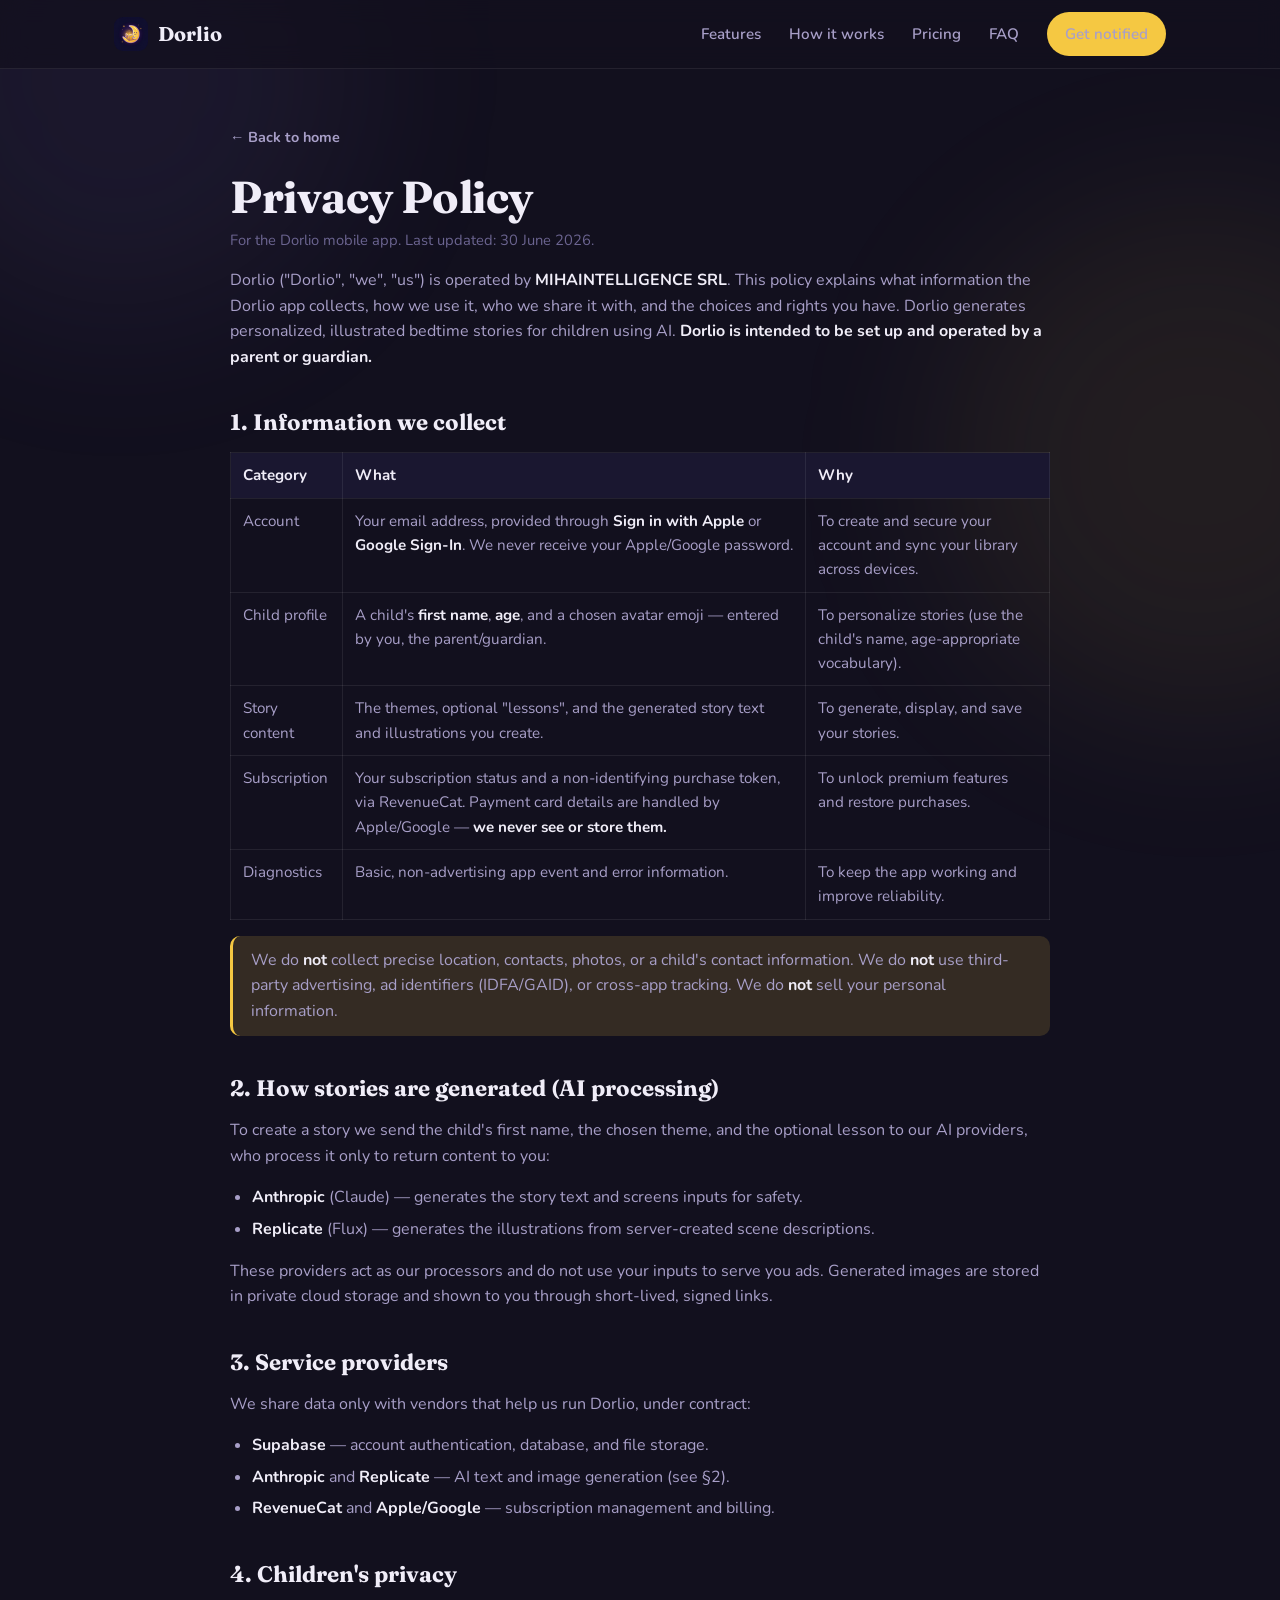
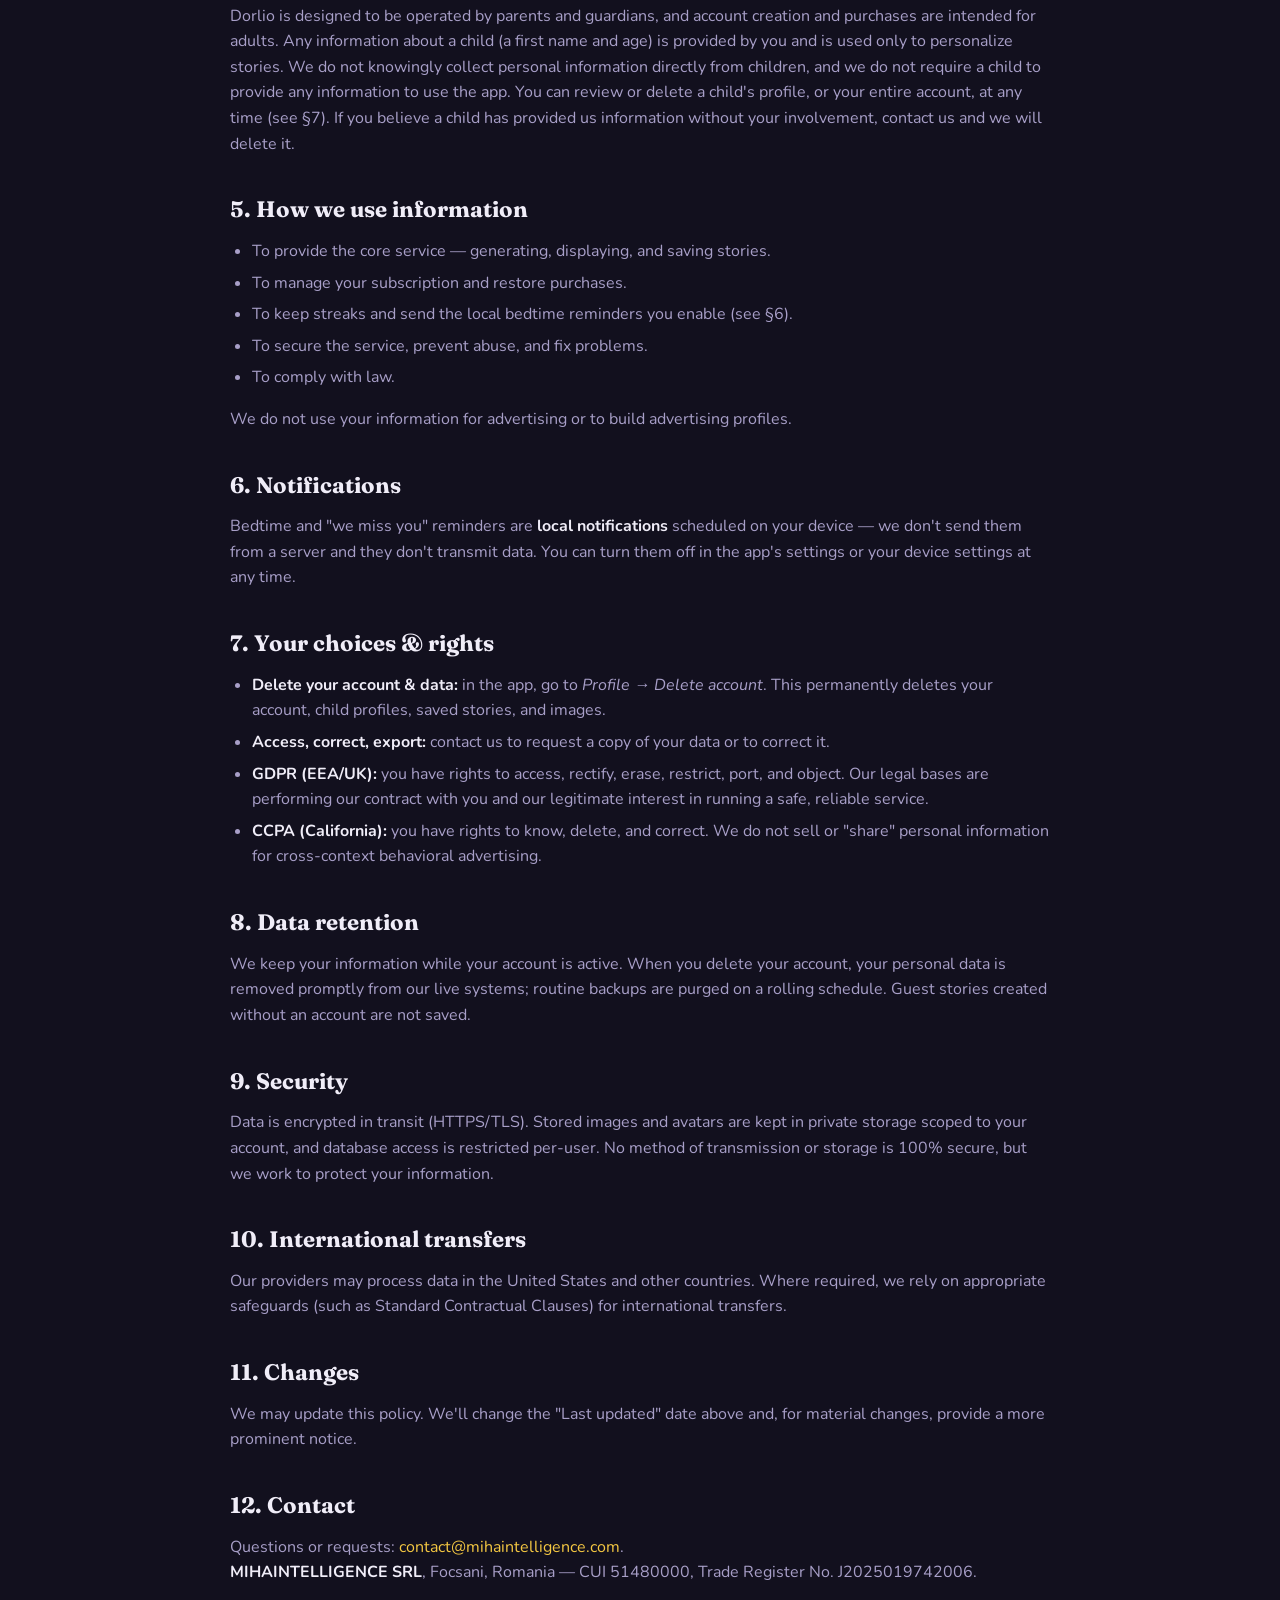
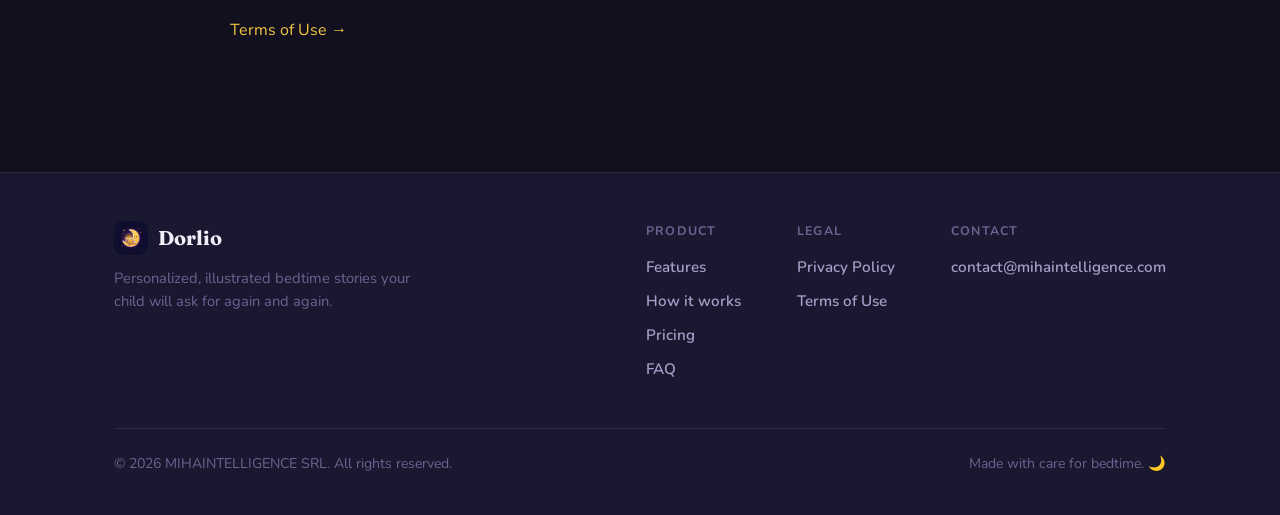
<file: privacy/index.html>
<!doctype html>
<html lang="en">
<head>
<meta charset="utf-8" />
<meta name="viewport" content="width=device-width, initial-scale=1" />
<title>Privacy Policy — Dorlio</title>
<meta name="description" content="How the Dorlio app collects, uses, and protects your information. No ads, no tracking, built for parents." />
<link rel="canonical" href="https://dorlio.com/privacy" />
<meta name="theme-color" content="#12101E" />
<link rel="icon" type="image/png" sizes="64x64" href="/assets/favicon.png?v=2" />
<link rel="apple-touch-icon" href="/assets/apple-touch-icon.png" />
<link rel="preconnect" href="https://fonts.googleapis.com" />
<link rel="preconnect" href="https://fonts.gstatic.com" crossorigin />
<link href="https://fonts.googleapis.com/css2?family=Fraunces:opsz,wght@9..144,400;9..144,600;9..144,700&family=Nunito:wght@400;600;700;800&display=swap" rel="stylesheet" />
<link rel="stylesheet" href="/style.css" />
</head>
<body>

<div class="glow g1"></div>
<div class="glow g2"></div>

<!-- ============ NAV ============ -->
<header class="nav">
  <div class="wrap nav-inner">
    <a class="brand" href="/">
      <img src="/assets/icon.png" alt="Dorlio logo" />
      Dorlio
    </a>
    <nav class="nav-links">
      <a href="/#features">Features</a>
      <a href="/#how">How it works</a>
      <a href="/#pricing">Pricing</a>
      <a href="/#faq">FAQ</a>
      <a class="nav-cta" href="/#waitlist">Get notified</a>
    </nav>
  </div>
</header>

<!-- ============ CONTENT ============ -->
<main class="legal">
  <div class="wrap">
    <article class="article">
      <a class="back" href="/">← Back to home</a>

      <h1>Privacy Policy</h1>
      <p class="muted">For the Dorlio mobile app. Last updated: 30 June 2026.</p>

      <p>
        Dorlio ("Dorlio", "we", "us") is operated by <strong>MIHAINTELLIGENCE SRL</strong>. This policy
        explains what information the Dorlio app collects, how we use it, who we share it with, and the
        choices and rights you have. Dorlio generates personalized, illustrated bedtime stories for
        children using AI. <strong>Dorlio is intended to be set up and operated by a parent or
        guardian.</strong>
      </p>

      <h2>1. Information we collect</h2>
      <table>
        <tr><th>Category</th><th>What</th><th>Why</th></tr>
        <tr>
          <td>Account</td>
          <td>Your email address, provided through <strong>Sign in with Apple</strong> or <strong>Google
          Sign-In</strong>. We never receive your Apple/Google password.</td>
          <td>To create and secure your account and sync your library across devices.</td>
        </tr>
        <tr>
          <td>Child profile</td>
          <td>A child's <strong>first name</strong>, <strong>age</strong>, and a chosen avatar emoji —
          entered by you, the parent/guardian.</td>
          <td>To personalize stories (use the child's name, age-appropriate vocabulary).</td>
        </tr>
        <tr>
          <td>Story content</td>
          <td>The themes, optional "lessons", and the generated story text and illustrations you create.</td>
          <td>To generate, display, and save your stories.</td>
        </tr>
        <tr>
          <td>Subscription</td>
          <td>Your subscription status and a non-identifying purchase token, via RevenueCat. Payment card
          details are handled by Apple/Google — <strong>we never see or store them.</strong></td>
          <td>To unlock premium features and restore purchases.</td>
        </tr>
        <tr>
          <td>Diagnostics</td>
          <td>Basic, non-advertising app event and error information.</td>
          <td>To keep the app working and improve reliability.</td>
        </tr>
      </table>

      <p class="note">
        We do <strong>not</strong> collect precise location, contacts, photos, or a child's contact
        information. We do <strong>not</strong> use third-party advertising, ad identifiers (IDFA/GAID),
        or cross-app tracking. We do <strong>not</strong> sell your personal information.
      </p>

      <h2>2. How stories are generated (AI processing)</h2>
      <p>
        To create a story we send the child's first name, the chosen theme, and the optional lesson to our
        AI providers, who process it only to return content to you:
      </p>
      <ul>
        <li><strong>Anthropic</strong> (Claude) — generates the story text and screens inputs for safety.</li>
        <li><strong>Replicate</strong> (Flux) — generates the illustrations from server-created scene
        descriptions.</li>
      </ul>
      <p>
        These providers act as our processors and do not use your inputs to serve you ads. Generated
        images are stored in private cloud storage and shown to you through short-lived, signed links.
      </p>

      <h2>3. Service providers</h2>
      <p>We share data only with vendors that help us run Dorlio, under contract:</p>
      <ul>
        <li><strong>Supabase</strong> — account authentication, database, and file storage.</li>
        <li><strong>Anthropic</strong> and <strong>Replicate</strong> — AI text and image generation (see §2).</li>
        <li><strong>RevenueCat</strong> and <strong>Apple/Google</strong> — subscription management and billing.</li>
      </ul>

      <h2>4. Children's privacy</h2>
      <p>
        Dorlio is designed to be operated by parents and guardians, and account creation and purchases are
        intended for adults. Any information about a child (a first name and age) is provided by you and is
        used only to personalize stories. We do not knowingly collect personal information directly from
        children, and we do not require a child to provide any information to use the app. You can review
        or delete a child's profile, or your entire account, at any time (see §7). If you believe a child
        has provided us information without your involvement, contact us and we will delete it.
      </p>

      <h2>5. How we use information</h2>
      <ul>
        <li>To provide the core service — generating, displaying, and saving stories.</li>
        <li>To manage your subscription and restore purchases.</li>
        <li>To keep streaks and send the local bedtime reminders you enable (see §6).</li>
        <li>To secure the service, prevent abuse, and fix problems.</li>
        <li>To comply with law.</li>
      </ul>
      <p>We do not use your information for advertising or to build advertising profiles.</p>

      <h2>6. Notifications</h2>
      <p>
        Bedtime and "we miss you" reminders are <strong>local notifications</strong> scheduled on your
        device — we don't send them from a server and they don't transmit data. You can turn them off in
        the app's settings or your device settings at any time.
      </p>

      <h2>7. Your choices &amp; rights</h2>
      <ul>
        <li><strong>Delete your account &amp; data:</strong> in the app, go to <em>Profile → Delete
        account</em>. This permanently deletes your account, child profiles, saved stories, and images.</li>
        <li><strong>Access, correct, export:</strong> contact us to request a copy of your data or to
        correct it.</li>
        <li><strong>GDPR (EEA/UK):</strong> you have rights to access, rectify, erase, restrict, port, and
        object. Our legal bases are performing our contract with you and our legitimate interest in
        running a safe, reliable service.</li>
        <li><strong>CCPA (California):</strong> you have rights to know, delete, and correct. We do not
        sell or "share" personal information for cross-context behavioral advertising.</li>
      </ul>

      <h2>8. Data retention</h2>
      <p>
        We keep your information while your account is active. When you delete your account, your personal
        data is removed promptly from our live systems; routine backups are purged on a rolling schedule.
        Guest stories created without an account are not saved.
      </p>

      <h2>9. Security</h2>
      <p>
        Data is encrypted in transit (HTTPS/TLS). Stored images and avatars are kept in private storage
        scoped to your account, and database access is restricted per-user. No method of transmission or
        storage is 100% secure, but we work to protect your information.
      </p>

      <h2>10. International transfers</h2>
      <p>
        Our providers may process data in the United States and other countries. Where required, we rely
        on appropriate safeguards (such as Standard Contractual Clauses) for international transfers.
      </p>

      <h2>11. Changes</h2>
      <p>
        We may update this policy. We'll change the "Last updated" date above and, for material changes,
        provide a more prominent notice.
      </p>

      <h2>12. Contact</h2>
      <p>
        Questions or requests: <a href="mailto:contact@mihaintelligence.com">contact@mihaintelligence.com</a>.<br />
        <strong>MIHAINTELLIGENCE SRL</strong>, Focsani, Romania — CUI 51480000, Trade Register No. J2025019742006.
      </p>

      <p style="margin-top:32px;"><a href="/terms">Terms of Use →</a></p>
    </article>
  </div>
</main>

<!-- ============ FOOTER ============ -->
<footer class="site">
  <div class="wrap">
    <div class="foot-grid">
      <div class="foot-brand">
        <a class="brand" href="/"><img src="/assets/icon.png" alt="Dorlio logo" /> Dorlio</a>
        <p>Personalized, illustrated bedtime stories your child will ask for again and again.</p>
      </div>
      <div class="foot-links">
        <div class="foot-col">
          <h4>Product</h4>
          <a href="/#features">Features</a>
          <a href="/#how">How it works</a>
          <a href="/#pricing">Pricing</a>
          <a href="/#faq">FAQ</a>
        </div>
        <div class="foot-col">
          <h4>Legal</h4>
          <a href="/privacy">Privacy Policy</a>
          <a href="/terms">Terms of Use</a>
        </div>
        <div class="foot-col">
          <h4>Contact</h4>
          <a href="mailto:contact@mihaintelligence.com">contact@mihaintelligence.com</a>
        </div>
      </div>
    </div>
    <div class="foot-bottom">
      <div>© <span id="year">2026</span> MIHAINTELLIGENCE SRL. All rights reserved.</div>
      <div>Made with care for bedtime. 🌙</div>
    </div>
  </div>
</footer>

<script>document.getElementById('year').textContent = new Date().getFullYear();</script>

</body>
</html>
</file>
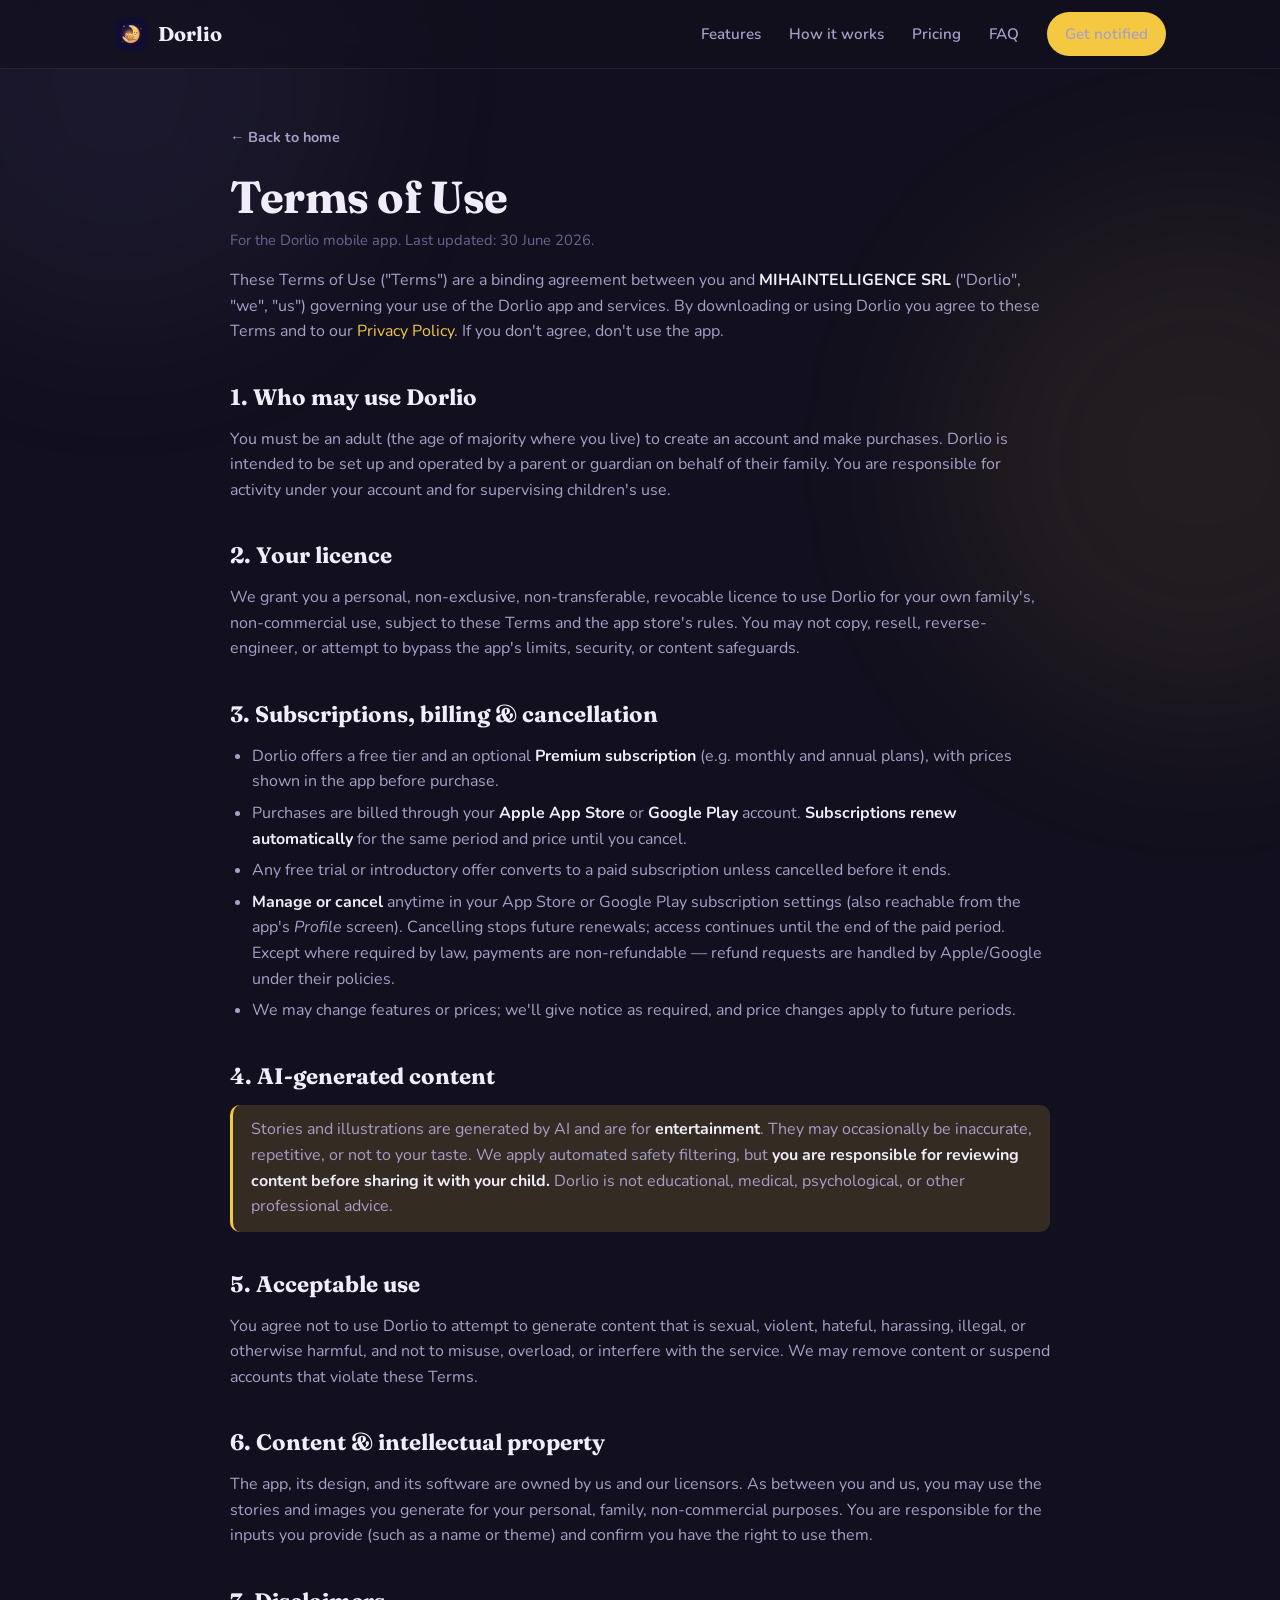
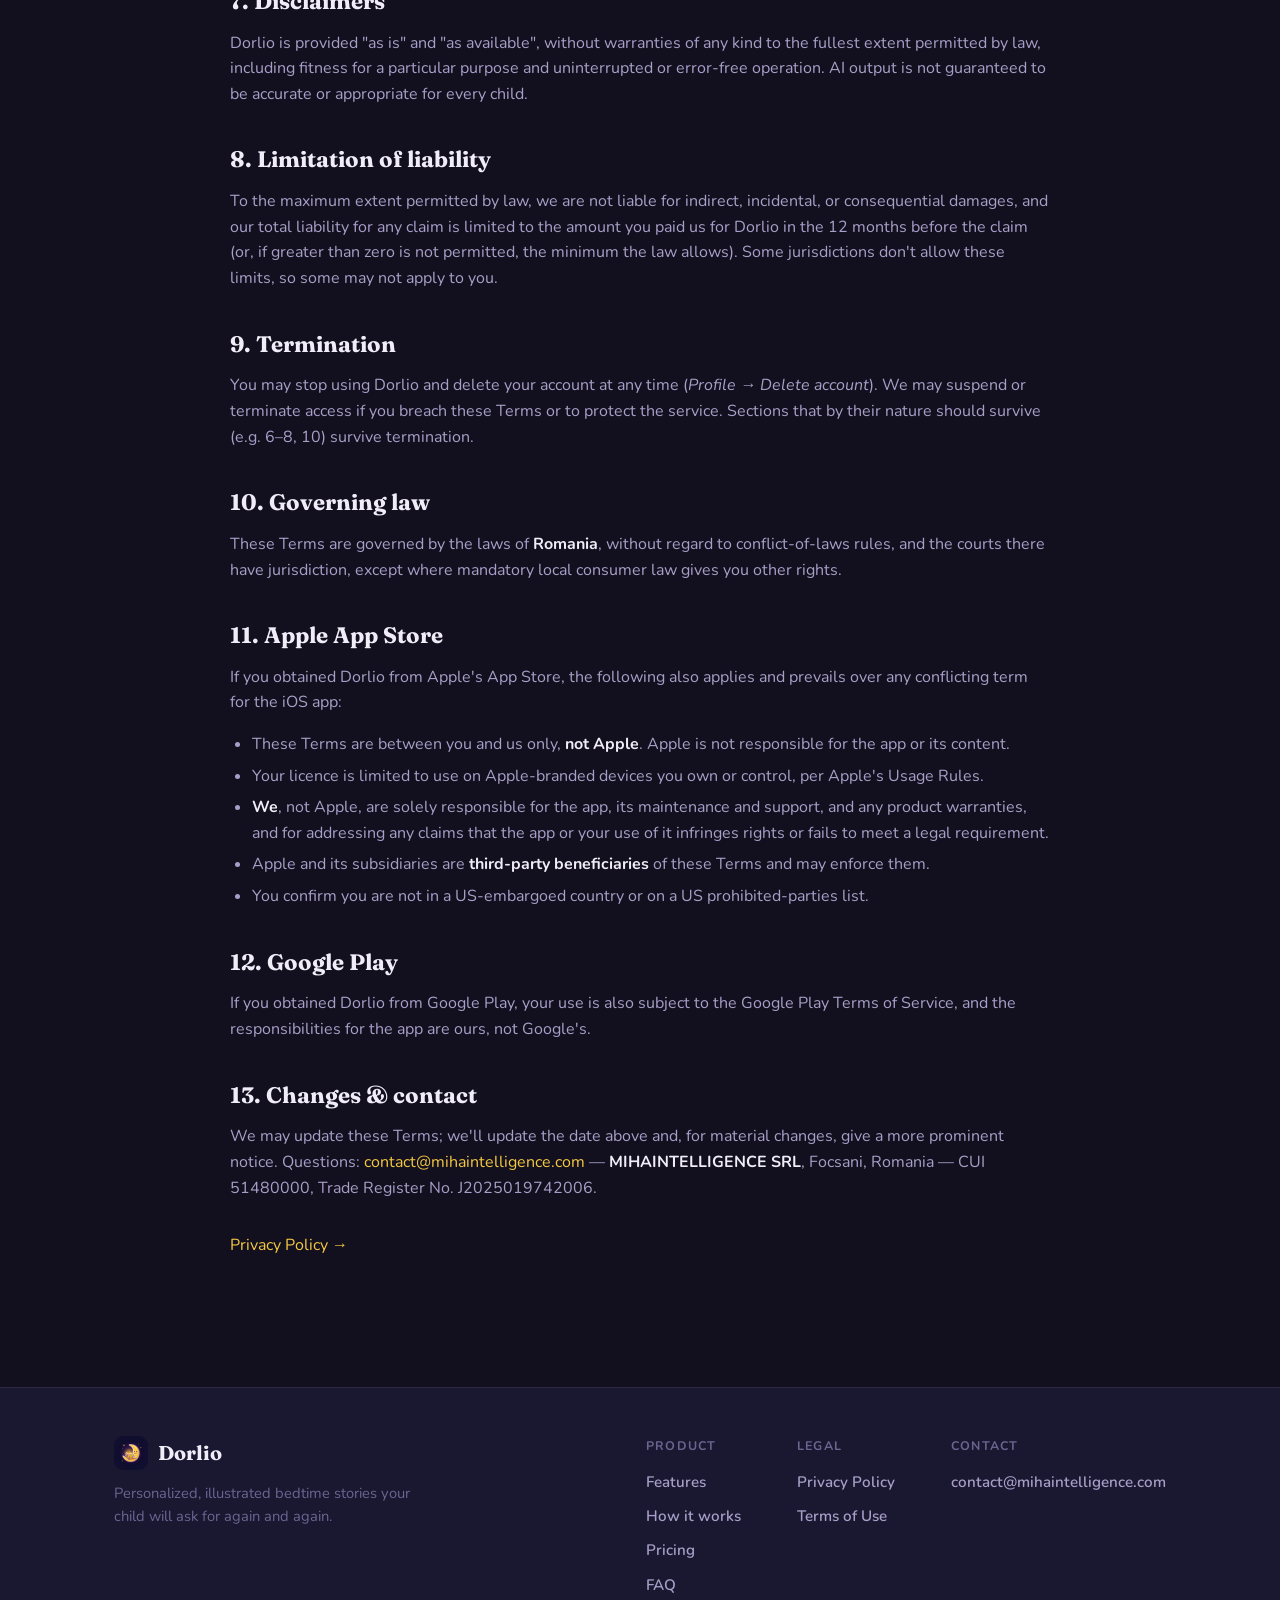
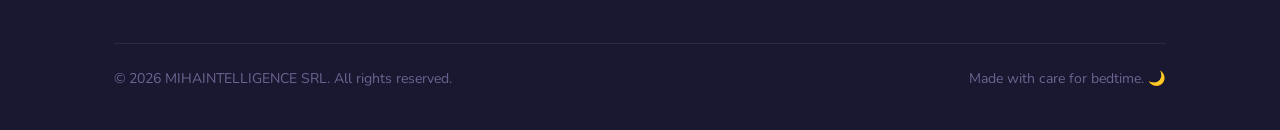
<file: terms/index.html>
<!doctype html>
<html lang="en">
<head>
<meta charset="utf-8" />
<meta name="viewport" content="width=device-width, initial-scale=1" />
<title>Terms of Use — Dorlio</title>
<meta name="description" content="The terms governing your use of the Dorlio app and subscriptions." />
<link rel="canonical" href="https://dorlio.com/terms" />
<meta name="theme-color" content="#12101E" />
<link rel="icon" type="image/png" sizes="64x64" href="/assets/favicon.png?v=2" />
<link rel="apple-touch-icon" href="/assets/apple-touch-icon.png" />
<link rel="preconnect" href="https://fonts.googleapis.com" />
<link rel="preconnect" href="https://fonts.gstatic.com" crossorigin />
<link href="https://fonts.googleapis.com/css2?family=Fraunces:opsz,wght@9..144,400;9..144,600;9..144,700&family=Nunito:wght@400;600;700;800&display=swap" rel="stylesheet" />
<link rel="stylesheet" href="/style.css" />
</head>
<body>

<div class="glow g1"></div>
<div class="glow g2"></div>

<!-- ============ NAV ============ -->
<header class="nav">
  <div class="wrap nav-inner">
    <a class="brand" href="/">
      <img src="/assets/icon.png" alt="Dorlio logo" />
      Dorlio
    </a>
    <nav class="nav-links">
      <a href="/#features">Features</a>
      <a href="/#how">How it works</a>
      <a href="/#pricing">Pricing</a>
      <a href="/#faq">FAQ</a>
      <a class="nav-cta" href="/#waitlist">Get notified</a>
    </nav>
  </div>
</header>

<!-- ============ CONTENT ============ -->
<main class="legal">
  <div class="wrap">
    <article class="article">
      <a class="back" href="/">← Back to home</a>

      <h1>Terms of Use</h1>
      <p class="muted">For the Dorlio mobile app. Last updated: 30 June 2026.</p>

      <p>
        These Terms of Use ("Terms") are a binding agreement between you and
        <strong>MIHAINTELLIGENCE SRL</strong> ("Dorlio", "we", "us") governing your use of the Dorlio app
        and services. By downloading or using Dorlio you agree to these Terms and to our
        <a href="/privacy">Privacy Policy</a>. If you don't agree, don't use the app.
      </p>

      <h2>1. Who may use Dorlio</h2>
      <p>
        You must be an adult (the age of majority where you live) to create an account and make purchases.
        Dorlio is intended to be set up and operated by a parent or guardian on behalf of their family.
        You are responsible for activity under your account and for supervising children's use.
      </p>

      <h2>2. Your licence</h2>
      <p>
        We grant you a personal, non-exclusive, non-transferable, revocable licence to use Dorlio for your
        own family's, non-commercial use, subject to these Terms and the app store's rules. You may not
        copy, resell, reverse-engineer, or attempt to bypass the app's limits, security, or content
        safeguards.
      </p>

      <h2>3. Subscriptions, billing &amp; cancellation</h2>
      <ul>
        <li>Dorlio offers a free tier and an optional <strong>Premium subscription</strong> (e.g. monthly
        and annual plans), with prices shown in the app before purchase.</li>
        <li>Purchases are billed through your <strong>Apple App Store</strong> or <strong>Google Play</strong>
        account. <strong>Subscriptions renew automatically</strong> for the same period and price until you
        cancel.</li>
        <li>Any free trial or introductory offer converts to a paid subscription unless cancelled before it
        ends.</li>
        <li><strong>Manage or cancel</strong> anytime in your App Store or Google Play subscription
        settings (also reachable from the app's <em>Profile</em> screen). Cancelling stops future renewals;
        access continues until the end of the paid period. Except where required by law, payments are
        non-refundable — refund requests are handled by Apple/Google under their policies.</li>
        <li>We may change features or prices; we'll give notice as required, and price changes apply to
        future periods.</li>
      </ul>

      <h2>4. AI-generated content</h2>
      <p class="note">
        Stories and illustrations are generated by AI and are for <strong>entertainment</strong>. They may
        occasionally be inaccurate, repetitive, or not to your taste. We apply automated safety filtering,
        but <strong>you are responsible for reviewing content before sharing it with your child.</strong>
        Dorlio is not educational, medical, psychological, or other professional advice.
      </p>

      <h2>5. Acceptable use</h2>
      <p>You agree not to use Dorlio to attempt to generate content that is sexual, violent, hateful, harassing,
      illegal, or otherwise harmful, and not to misuse, overload, or interfere with the service. We may
      remove content or suspend accounts that violate these Terms.</p>

      <h2>6. Content &amp; intellectual property</h2>
      <p>
        The app, its design, and its software are owned by us and our licensors. As between you and us, you
        may use the stories and images you generate for your personal, family, non-commercial purposes. You
        are responsible for the inputs you provide (such as a name or theme) and confirm you have the right
        to use them.
      </p>

      <h2>7. Disclaimers</h2>
      <p>
        Dorlio is provided "as is" and "as available", without warranties of any kind to the fullest extent
        permitted by law, including fitness for a particular purpose and uninterrupted or error-free
        operation. AI output is not guaranteed to be accurate or appropriate for every child.
      </p>

      <h2>8. Limitation of liability</h2>
      <p>
        To the maximum extent permitted by law, we are not liable for indirect, incidental, or
        consequential damages, and our total liability for any claim is limited to the amount you paid us
        for Dorlio in the 12 months before the claim (or, if greater than zero is not permitted, the
        minimum the law allows). Some jurisdictions don't allow these limits, so some may not apply to you.
      </p>

      <h2>9. Termination</h2>
      <p>
        You may stop using Dorlio and delete your account at any time (<em>Profile → Delete account</em>).
        We may suspend or terminate access if you breach these Terms or to protect the service. Sections
        that by their nature should survive (e.g. 6–8, 10) survive termination.
      </p>

      <h2>10. Governing law</h2>
      <p>
        These Terms are governed by the laws of <strong>Romania</strong>, without regard to
        conflict-of-laws rules, and the courts there have jurisdiction, except where mandatory local
        consumer law gives you other rights.
      </p>

      <h2>11. Apple App Store</h2>
      <p>If you obtained Dorlio from Apple's App Store, the following also applies and prevails over any
      conflicting term for the iOS app:</p>
      <ul>
        <li>These Terms are between you and us only, <strong>not Apple</strong>. Apple is not responsible
        for the app or its content.</li>
        <li>Your licence is limited to use on Apple-branded devices you own or control, per Apple's Usage
        Rules.</li>
        <li><strong>We</strong>, not Apple, are solely responsible for the app, its maintenance and support,
        and any product warranties, and for addressing any claims that the app or your use of it infringes
        rights or fails to meet a legal requirement.</li>
        <li>Apple and its subsidiaries are <strong>third-party beneficiaries</strong> of these Terms and
        may enforce them.</li>
        <li>You confirm you are not in a US-embargoed country or on a US prohibited-parties list.</li>
      </ul>

      <h2>12. Google Play</h2>
      <p>If you obtained Dorlio from Google Play, your use is also subject to the Google Play Terms of
      Service, and the responsibilities for the app are ours, not Google's.</p>

      <h2>13. Changes &amp; contact</h2>
      <p>
        We may update these Terms; we'll update the date above and, for material changes, give a more
        prominent notice. Questions:
        <a href="mailto:contact@mihaintelligence.com">contact@mihaintelligence.com</a> —
        <strong>MIHAINTELLIGENCE SRL</strong>, Focsani, Romania — CUI 51480000, Trade Register No. J2025019742006.
      </p>

      <p style="margin-top:32px;"><a href="/privacy">Privacy Policy →</a></p>
    </article>
  </div>
</main>

<!-- ============ FOOTER ============ -->
<footer class="site">
  <div class="wrap">
    <div class="foot-grid">
      <div class="foot-brand">
        <a class="brand" href="/"><img src="/assets/icon.png" alt="Dorlio logo" /> Dorlio</a>
        <p>Personalized, illustrated bedtime stories your child will ask for again and again.</p>
      </div>
      <div class="foot-links">
        <div class="foot-col">
          <h4>Product</h4>
          <a href="/#features">Features</a>
          <a href="/#how">How it works</a>
          <a href="/#pricing">Pricing</a>
          <a href="/#faq">FAQ</a>
        </div>
        <div class="foot-col">
          <h4>Legal</h4>
          <a href="/privacy">Privacy Policy</a>
          <a href="/terms">Terms of Use</a>
        </div>
        <div class="foot-col">
          <h4>Contact</h4>
          <a href="mailto:contact@mihaintelligence.com">contact@mihaintelligence.com</a>
        </div>
      </div>
    </div>
    <div class="foot-bottom">
      <div>© <span id="year">2026</span> MIHAINTELLIGENCE SRL. All rights reserved.</div>
      <div>Made with care for bedtime. 🌙</div>
    </div>
  </div>
</footer>

<script>document.getElementById('year').textContent = new Date().getFullYear();</script>

</body>
</html>
</file>
<file: style.css>
/* Dorlio — shared site styles (theme tokens, nav, footer, buttons, legal prose).
   The landing page (index.html) keeps its section-specific CSS inline; this file
   is the shared chrome used across the home and legal pages. */

:root {
  --bg:        #12101E;
  --bg-mid:    #1A1730;
  --bg-high:   #231F3A;
  --bg-glow:   #2D2850;
  --gold:      #F5C842;
  --gold-dim:  #C4A030;
  --gold-glow: rgba(245,200,66,0.15);
  --violet:    #9B7FE8;
  --violet-dim:#6B56B8;
  --violet-glow: rgba(155,127,232,0.15);
  --text:      #F0EDF8;
  --text-2:    #A89FC8;
  --text-dim:  #6B6490;
  --on-gold:   #12101E;
  --success:   #6BCB8B;
  --border:    rgba(255,255,255,0.08);
  --border-active: rgba(245,200,66,0.4);
  --display: "Fraunces", Georgia, serif;
  --ui: "Nunito", -apple-system, BlinkMacSystemFont, "Segoe UI", Roboto, sans-serif;
  --maxw: 1100px;
}

* { box-sizing: border-box; }
html { scroll-behavior: smooth; }
body {
  margin: 0;
  font-family: var(--ui);
  color: var(--text);
  background: var(--bg);
  line-height: 1.6;
  -webkit-font-smoothing: antialiased;
  overflow-x: hidden;
}
a { color: var(--gold); text-decoration: none; }
a:hover { text-decoration: underline; }
img { max-width: 100%; display: block; }
h1, h2, h3 { font-family: var(--display); font-weight: 700; line-height: 1.15; margin: 0; }
section[id] { scroll-margin-top: 84px; }

.wrap { max-width: var(--maxw); margin: 0 auto; padding: 0 24px; }
.eyebrow {
  font-family: var(--ui); font-weight: 800; text-transform: uppercase;
  letter-spacing: 0.12em; font-size: 0.75rem; color: var(--gold);
}

/* ---------- ambient background glows ---------- */
.glow { position: fixed; border-radius: 9999px; filter: blur(90px); z-index: -1; pointer-events: none; opacity: 0.5; }
.glow.g1 { width: 480px; height: 480px; background: var(--violet-glow); top: -160px; left: -120px; }
.glow.g2 { width: 520px; height: 520px; background: var(--gold-glow); top: 200px; right: -180px; }

/* ---------- nav ---------- */
header.nav {
  position: sticky; top: 0; z-index: 50;
  backdrop-filter: blur(12px);
  background: rgba(18,16,30,0.72);
  border-bottom: 1px solid var(--border);
}
.nav-inner { display: flex; align-items: center; justify-content: space-between; height: 68px; }
.brand { display: flex; align-items: center; gap: 10px; font-family: var(--display); font-weight: 700; font-size: 1.25rem; color: var(--text); }
.brand:hover { text-decoration: none; }
.brand img { width: 34px; height: 34px; border-radius: 9px; }
.nav-links { display: flex; align-items: center; gap: 28px; }
.nav-links a { color: var(--text-2); font-weight: 600; font-size: 0.95rem; }
.nav-links a:hover { color: var(--text); text-decoration: none; }
.nav-cta {
  background: var(--gold); color: var(--on-gold); padding: 10px 18px;
  border-radius: 9999px; font-weight: 800; font-size: 0.9rem;
}
.nav-cta:hover { background: var(--gold-dim); text-decoration: none; }
@media (max-width: 720px) { .nav-links a:not(.nav-cta) { display: none; } }

/* ---------- buttons ---------- */
.btn {
  display: inline-flex; align-items: center; justify-content: center; gap: 10px;
  font-family: var(--ui); font-weight: 800; font-size: 1rem;
  padding: 16px 28px; border-radius: 9999px; cursor: pointer; border: none;
  transition: transform 0.12s ease, background 0.12s ease;
}
.btn:hover { text-decoration: none; transform: translateY(-2px); }
.btn-gold { background: var(--gold); color: var(--on-gold); }
.btn-gold:hover { background: var(--gold-dim); }
.btn-ghost { background: transparent; color: var(--text); border: 1px solid var(--border-active); }
.btn-ghost:hover { background: var(--gold-glow); }

/* ---------- legal pages ---------- */
.legal { padding: 56px 0 72px; }
.legal .article { max-width: 820px; margin: 0 auto; }
.legal .back { display: inline-flex; align-items: center; gap: 6px; color: var(--text-2); font-weight: 700; font-size: 0.9rem; margin-bottom: 22px; }
.legal .back:hover { color: var(--text); text-decoration: none; }
.legal h1 { font-size: clamp(2rem, 4vw, 2.8rem); letter-spacing: -0.01em; }
.legal .muted { color: var(--text-dim); font-size: 0.92rem; margin: 6px 0 0; }
.legal h2 { font-family: var(--display); font-size: 1.4rem; margin-top: 40px; color: var(--text); }
.legal p, .legal li { color: var(--text-2); }
.legal strong { color: var(--text); }
.legal em { color: var(--text-2); }
.legal ul { padding-left: 22px; }
.legal li { margin: 6px 0; }
.legal .note {
  border-left: 3px solid var(--gold); background: var(--gold-glow);
  padding: 12px 18px; border-radius: 10px; margin: 16px 0;
}
.legal table { border-collapse: collapse; width: 100%; margin: 16px 0; }
.legal th, .legal td {
  border: 1px solid var(--border); padding: 10px 12px;
  text-align: left; vertical-align: top; font-size: 0.95rem;
}
.legal th { color: var(--text); background: var(--bg-mid); font-family: var(--ui); }
.legal td { color: var(--text-2); }
.legal code { background: rgba(255,255,255,0.08); padding: 1px 6px; border-radius: 5px; }

/* ---------- footer ---------- */
footer.site {
  border-top: 1px solid var(--border); background: var(--bg-mid);
  padding: 48px 0 40px; margin-top: 40px;
}
.foot-grid { display: flex; justify-content: space-between; flex-wrap: wrap; gap: 28px; }
.foot-brand { max-width: 320px; }
.foot-brand .brand { margin-bottom: 12px; }
.foot-brand p { color: var(--text-dim); font-size: 0.92rem; margin: 0; }
.foot-links { display: flex; gap: 56px; flex-wrap: wrap; }
.foot-col h4 { font-family: var(--ui); font-size: 0.78rem; text-transform: uppercase; letter-spacing: 0.1em; color: var(--text-dim); margin: 0 0 14px; }
.foot-col a { display: block; color: var(--text-2); font-weight: 600; margin-bottom: 10px; font-size: 0.95rem; }
.foot-col a:hover { color: var(--text); text-decoration: none; }
.foot-bottom { border-top: 1px solid var(--border); margin-top: 36px; padding-top: 24px; color: var(--text-dim); font-size: 0.88rem; display: flex; justify-content: space-between; flex-wrap: wrap; gap: 12px; }
</file>
